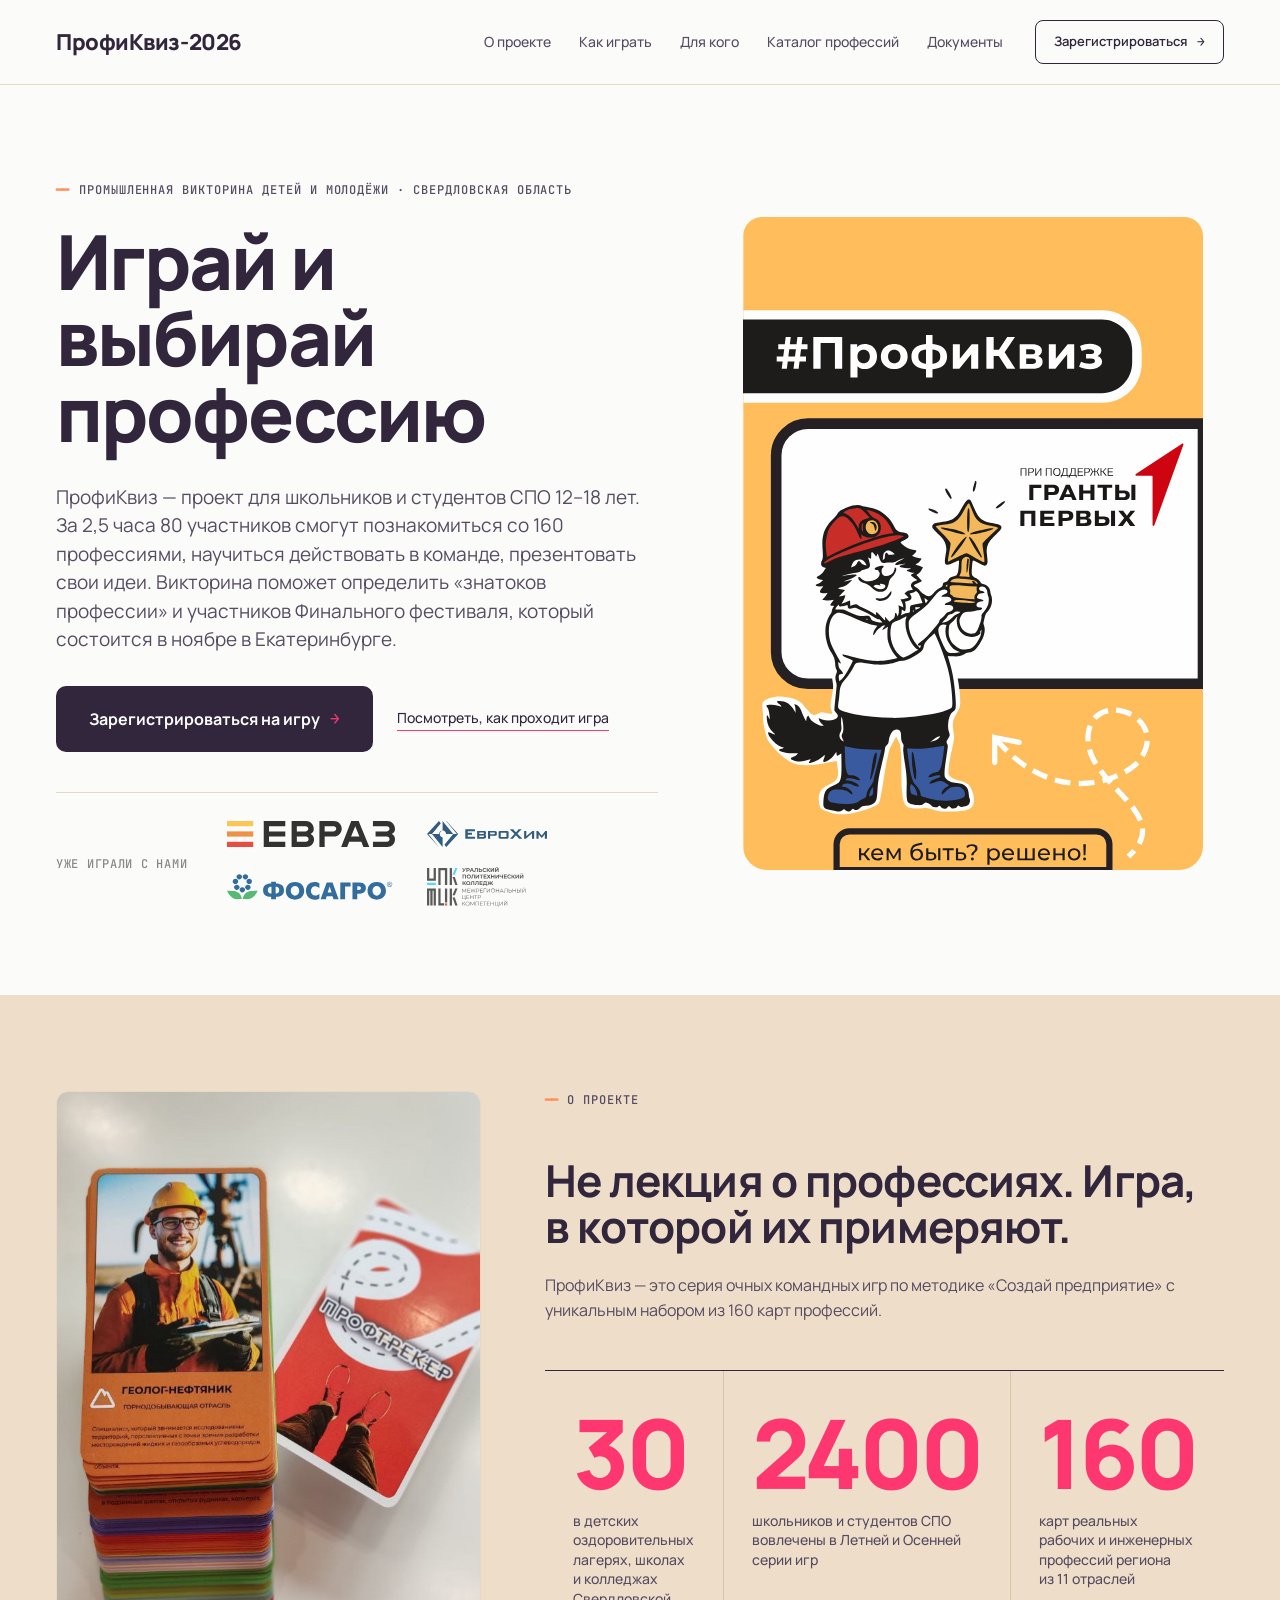
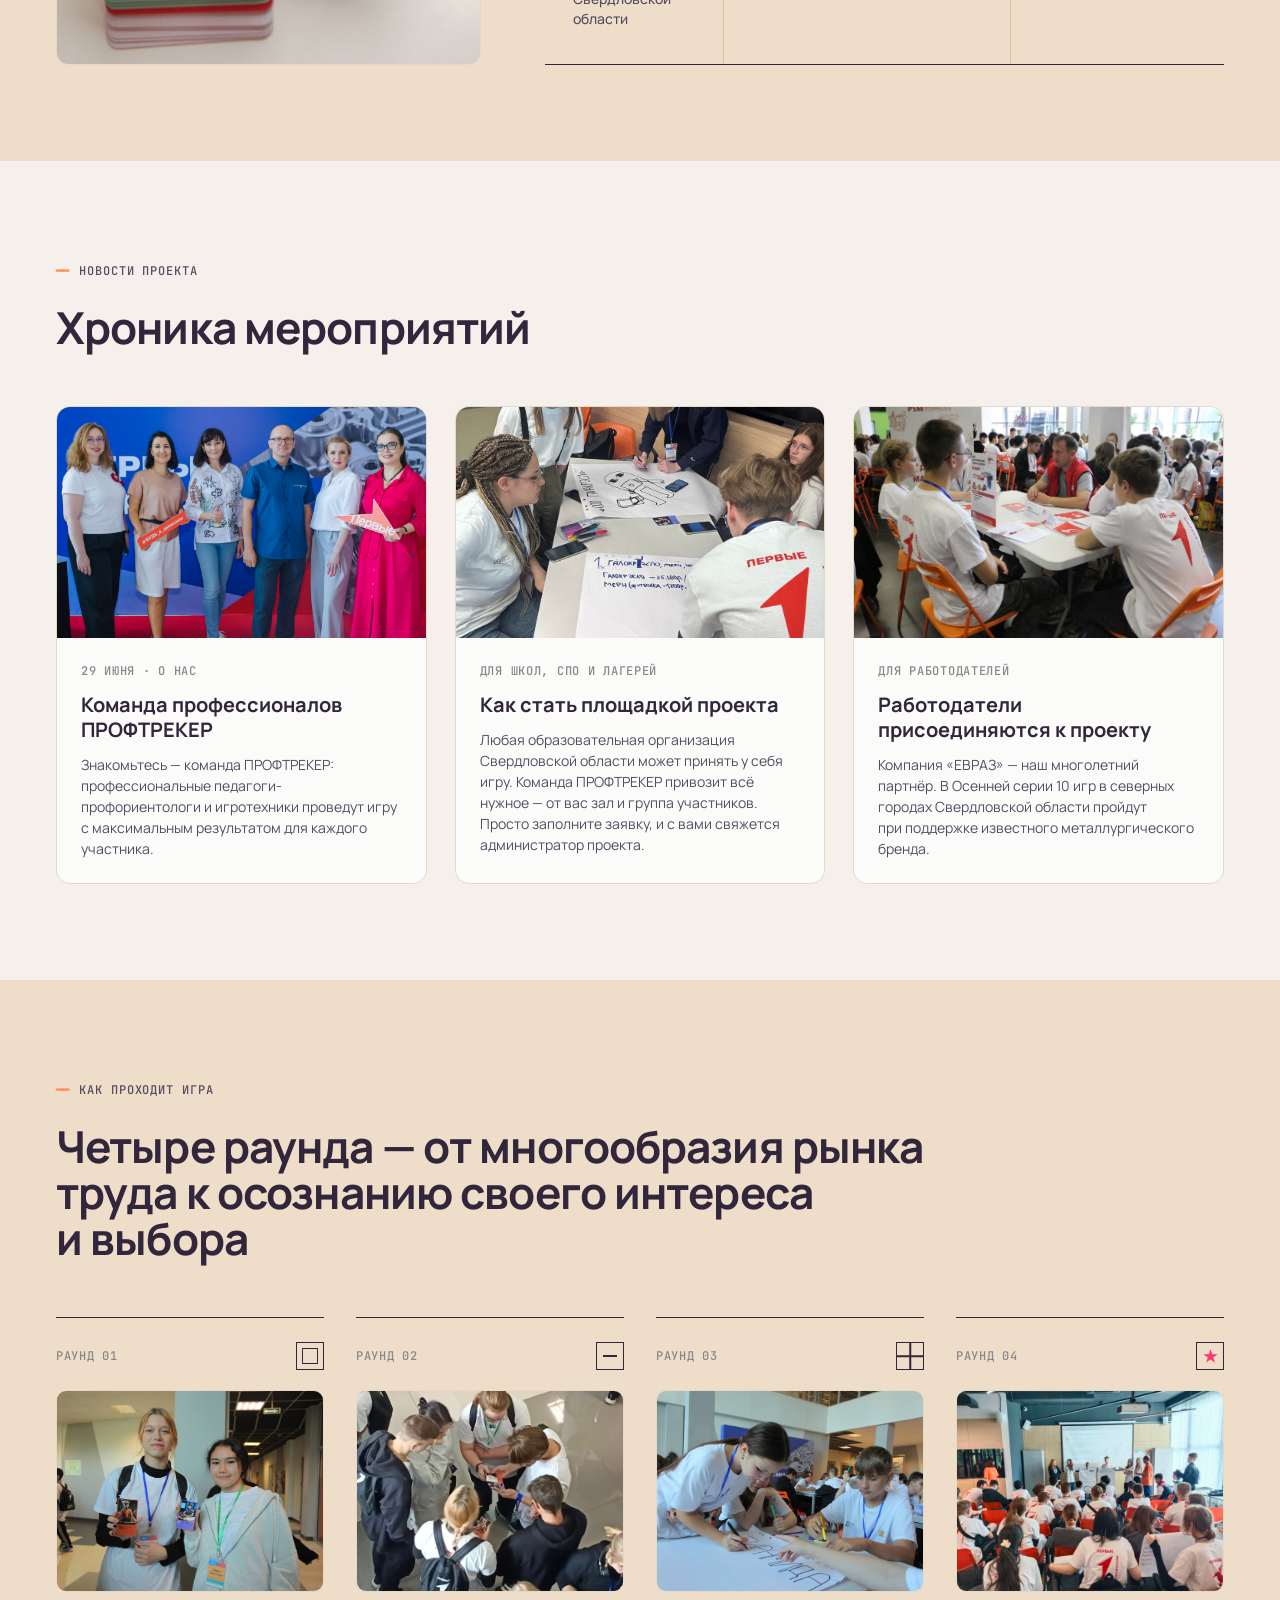
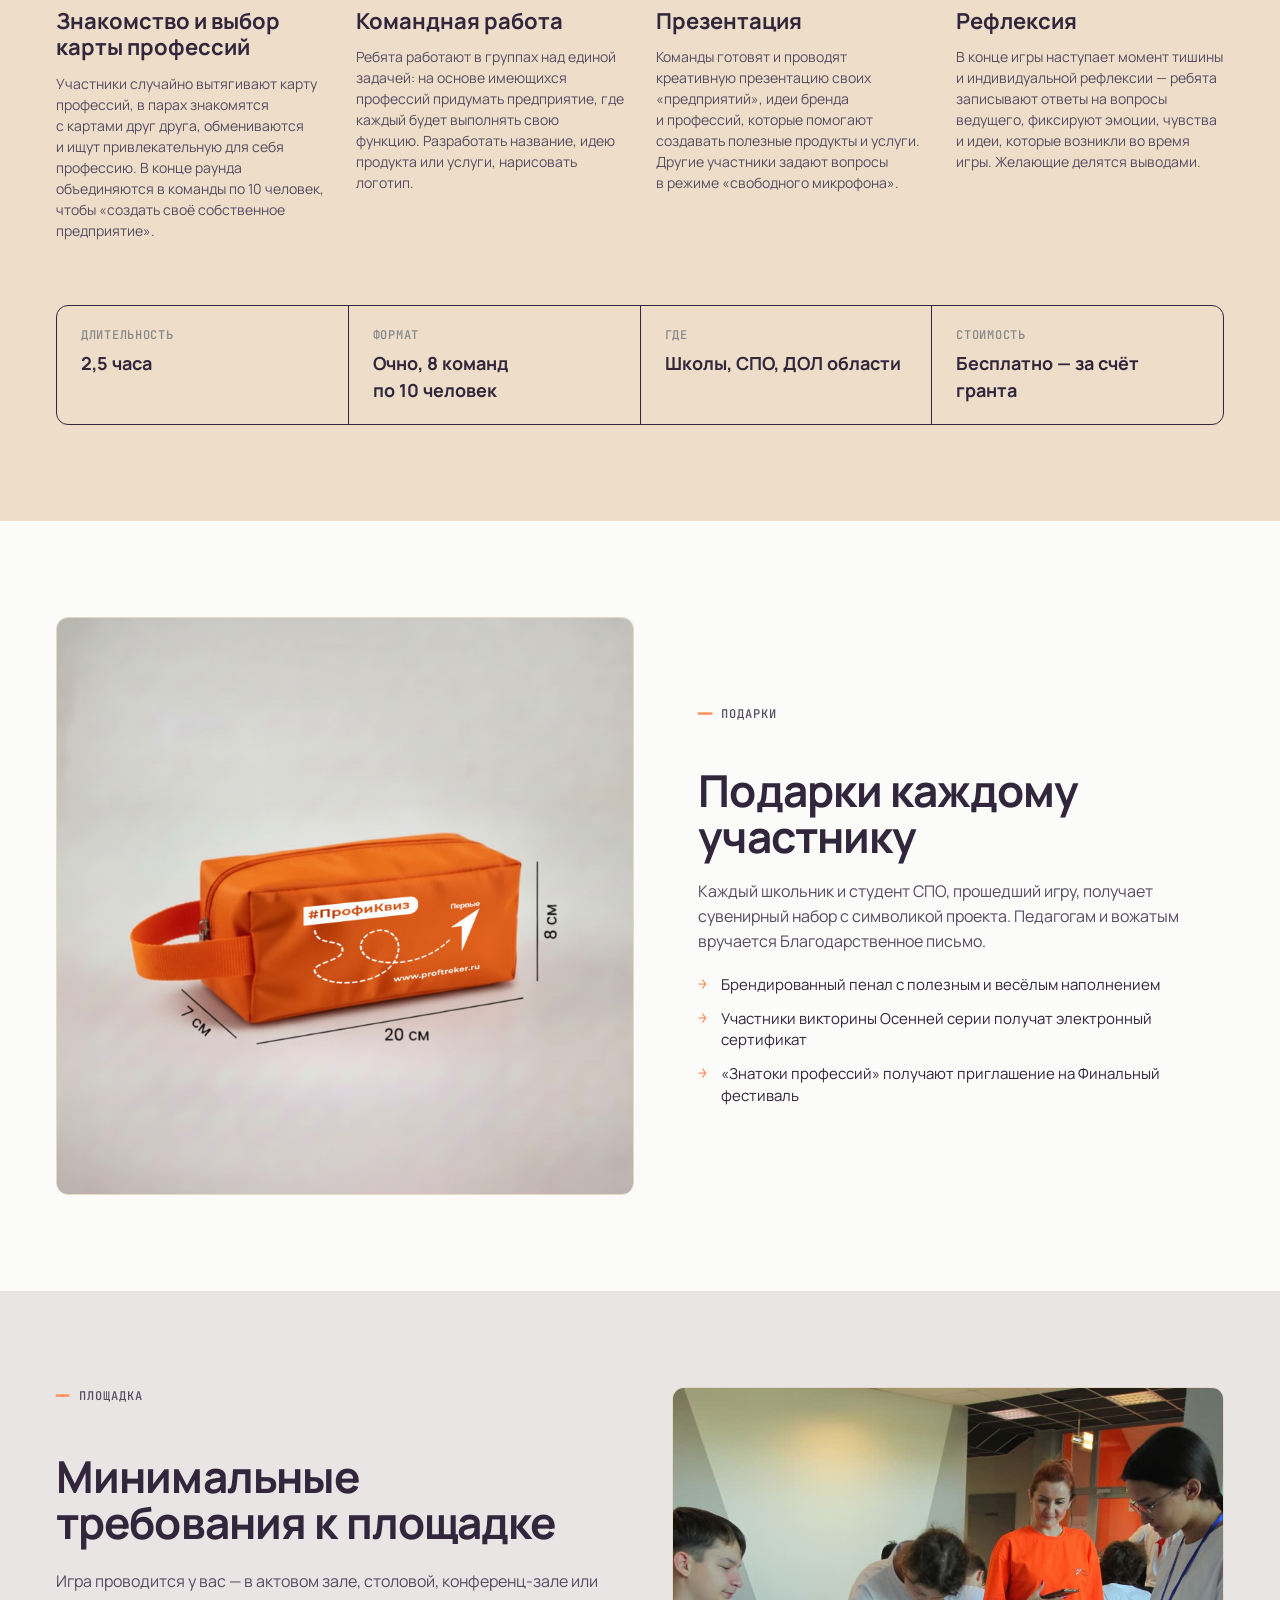
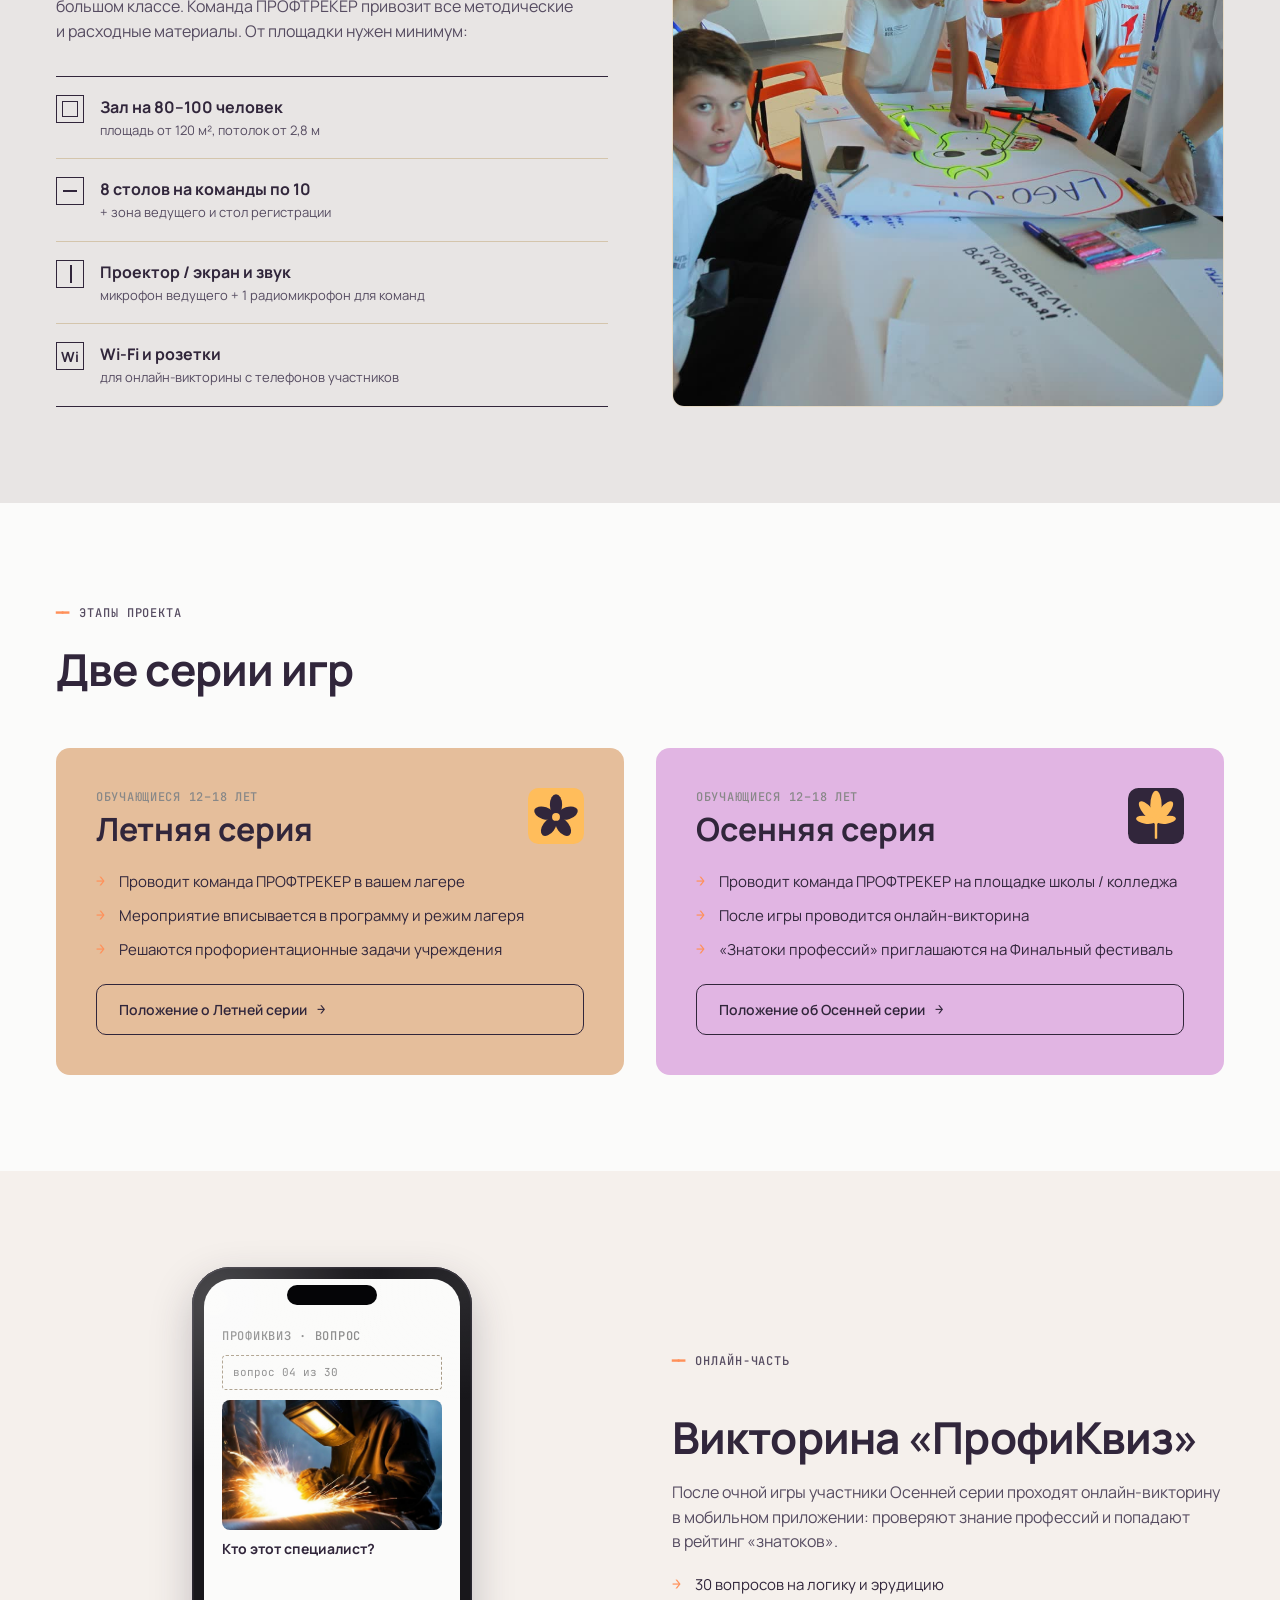
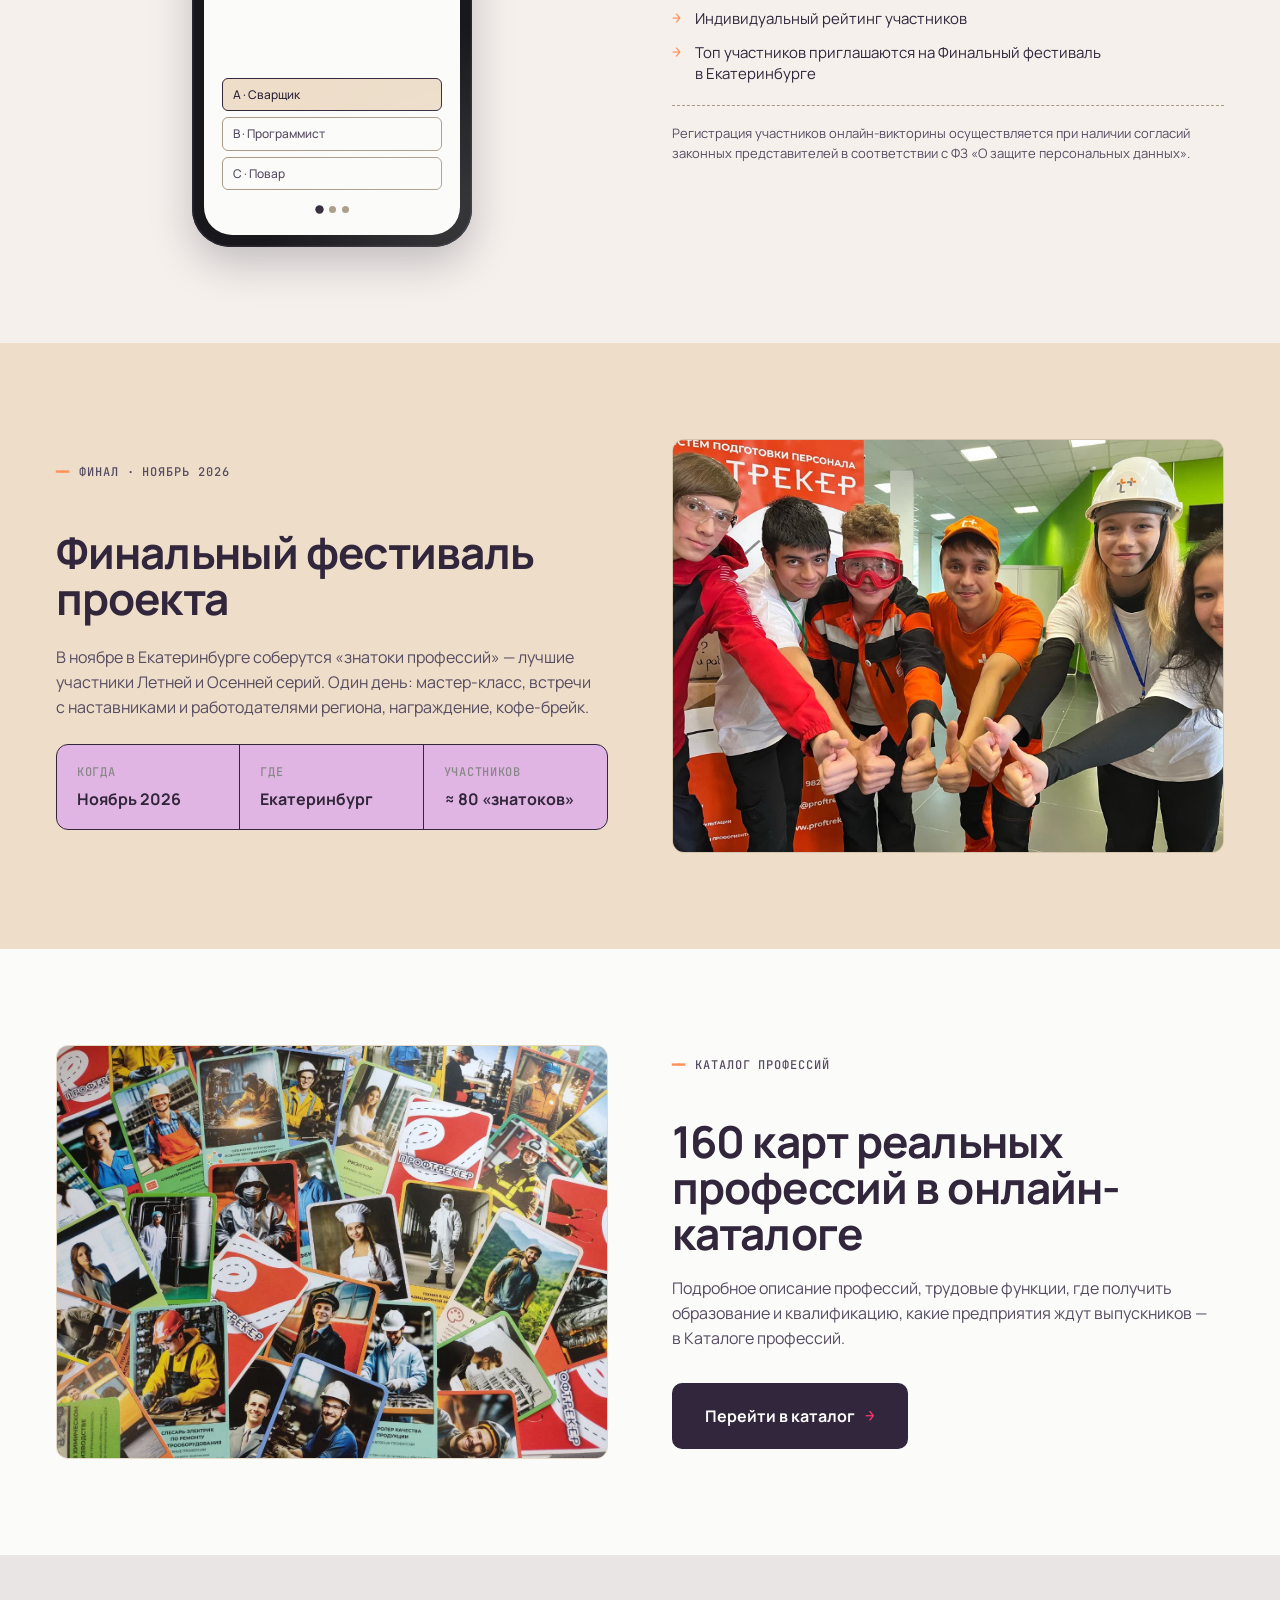
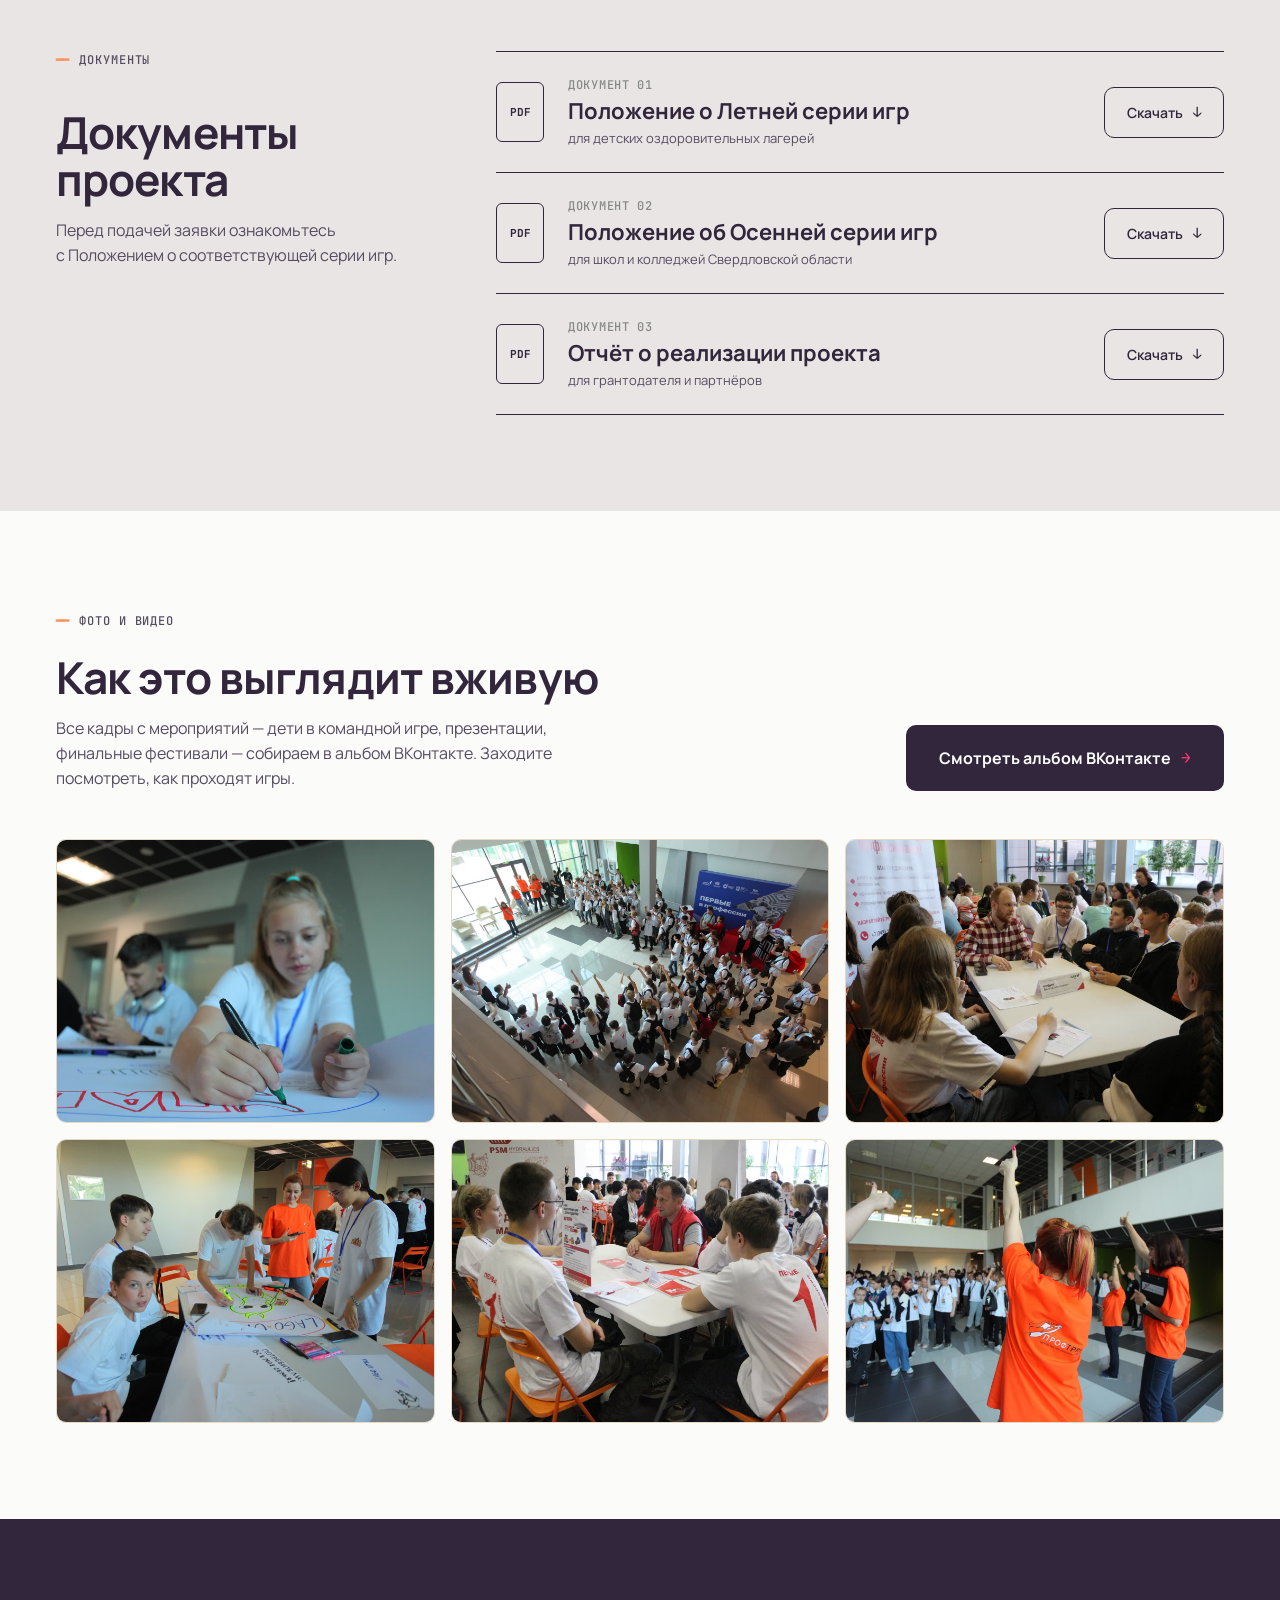
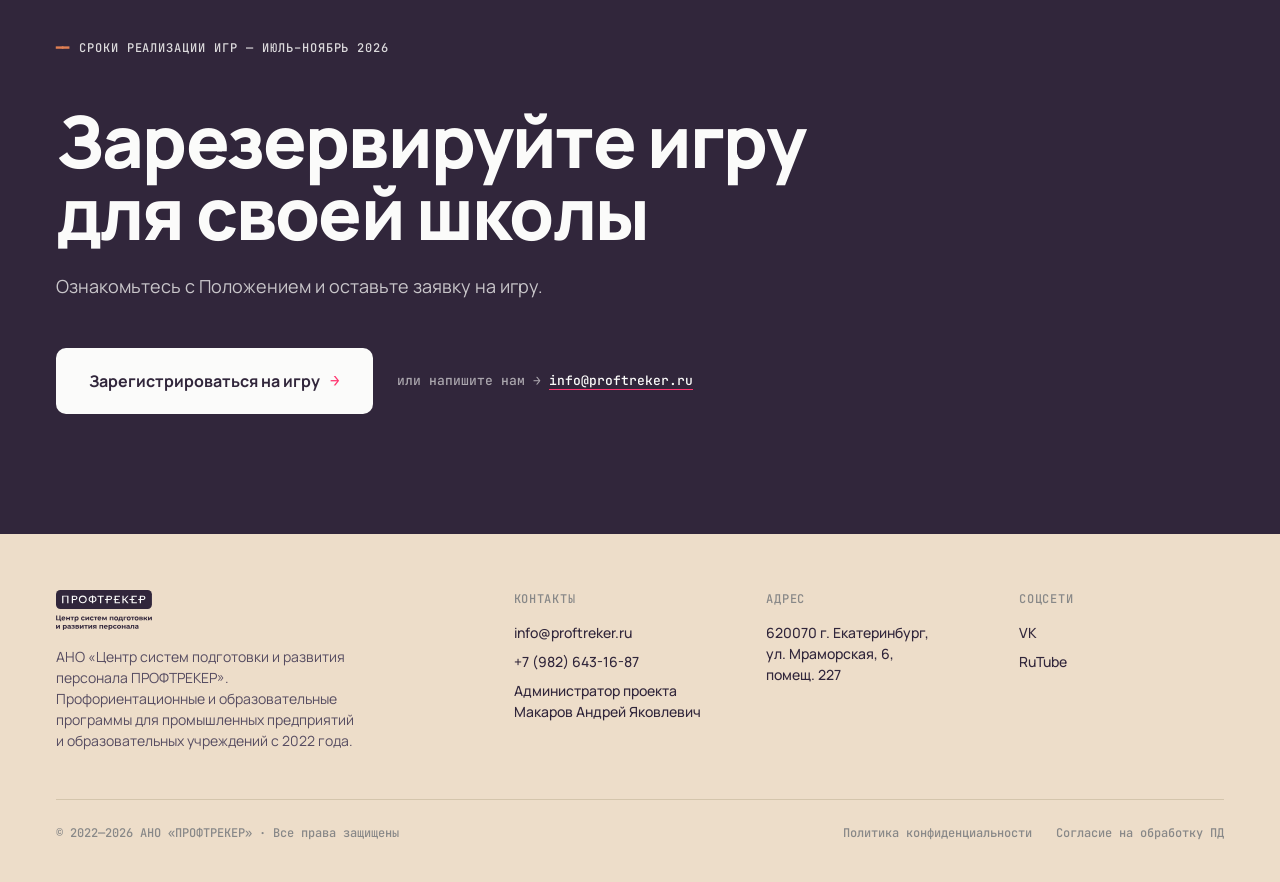
<file: index.html>
<!DOCTYPE html>
<html lang="ru">
<head>
  <meta charset="UTF-8">
  <meta name="viewport" content="width=device-width, initial-scale=1.0">
  <title>ПрофиКвиз — промышленная викторина</title>
  <meta name="description" content="Промышленная викторина для подростков 12–18 лет в Свердловской области. 80 участников за 2,5 часа знакомятся со 160 профессиями.">

  <!-- Иконки -->
  <link rel="icon" type="image/svg+xml" href="images/favicon.svg">
  <link rel="apple-touch-icon" href="images/apple-touch-icon.png">

  <!-- Open Graph / соцсети -->
  <meta property="og:type" content="website">
  <meta property="og:title" content="ПрофиКвиз — промышленная викторина">
  <meta property="og:description" content="Играй и выбирай профессию. Викторина для школьников и студентов СПО 12–18 лет.">
  <meta property="og:image" content="https://proftreker.ru/profiquiz/images/og-image.jpg">
  <meta property="og:image:width" content="1200">
  <meta property="og:image:height" content="630">
  <meta property="og:url" content="https://proftreker.ru/profiquiz">
  <meta property="og:site_name" content="ПрофиКвиз">
  <meta property="og:locale" content="ru_RU">
  <meta name="twitter:card" content="summary_large_image">

  <!-- Шрифты: Manrope (основной) + JetBrains Mono (служебные метки) -->
  <link rel="preconnect" href="https://fonts.googleapis.com">
  <link rel="preconnect" href="https://fonts.gstatic.com" crossorigin>
  <link href="https://fonts.googleapis.com/css2?family=Manrope:wght@400;500;600;700;800&family=JetBrains+Mono:wght@400;500;600&display=swap" rel="stylesheet">

  <link rel="stylesheet" href="css/style.css">
</head>
<body>
  <main class="pq-page">

    <!-- ═══════════ 01 HEADER ═══════════ -->
    <header class="pq-header">
      <div class="pq-header__inner">
        <div class="pq-header__brand">
          <a href="#top" class="pq-header__brand-link">ПрофиКвиз-2026</a>
        </div>
        <button class="pq-header__burger" type="button"
                aria-label="Открыть меню" aria-expanded="false" aria-controls="pq-main-nav">
          <span class="pq-header__burger-line"></span>
          <span class="pq-header__burger-line"></span>
          <span class="pq-header__burger-line"></span>
        </button>
        <nav class="pq-header__nav" id="pq-main-nav" aria-label="Главное меню">
          <a href="#about" class="pq-header__nav-link">О проекте</a>
          <a href="#how" class="pq-header__nav-link">Как играть</a>
          <a href="#audience" class="pq-header__nav-link">Для кого</a>
          <a href="#catalog" class="pq-header__nav-link">Каталог профессий</a>
          <a href="#documents" class="pq-header__nav-link">Документы</a>
          <a href="#register" class="pq-btn pq-btn--outline pq-header__nav-cta">
            Зарегистрироваться
            <span class="pq-btn__arrow" aria-hidden="true">→</span>
          </a>
        </nav>
      </div>
    </header>

    <!-- ═══════════ 02 HERO ═══════════ -->
    <section class="pq-hero" id="top">
      <div class="pq-hero__inner">
        <div class="pq-hero__content">
          <div class="pq-section-label">
            <span class="pq-section-label__dash" aria-hidden="true">━━</span>
            <span>Промышленная викторина детей и молодёжи · Свердловская область</span>
          </div>
          <h1 class="pq-hero__title">Играй и выбирай профессию</h1>
          <p class="pq-hero__lead">
            ПрофиКвиз — проект для школьников и студентов СПО 12–18 лет.
            За 2,5 часа 80 участников смогут познакомиться со 160 профессиями,
            научиться действовать в команде, презентовать свои идеи.
            Викторина поможет определить «знатоков профессии» и участников
            Финального фестиваля, который состоится в ноябре в Екатеринбурге.
          </p>
          <div class="pq-hero__ctas">
            <a href="#register" class="pq-btn pq-btn--primary">
              Зарегистрироваться на игру
              <span class="pq-btn__arrow" aria-hidden="true">→</span>
            </a>
            <a href="#how" class="pq-hero__secondary-cta">
              Посмотреть, как проходит игра
            </a>
          </div>
          <div class="pq-hero__social-proof">
            <div class="pq-mono-label">Уже играли с нами</div>
            <div class="pq-hero__logos">
              <img src="images/Logo_Evraz.svg" alt="ЕВРАЗ" class="pq-hero__logo">
              <img src="images/Logo_Eurohim.svg" alt="ЕвроХим" class="pq-hero__logo">
              <img src="images/Logo_FosArgro.svg" alt="ФосАгро" class="pq-hero__logo">
              <img src="images/Logo_UPK.svg" alt="Уральский политехнический колледж" class="pq-hero__logo pq-hero__logo--tall">
            </div>
          </div>
        </div>
        <div class="pq-hero__visual">
          <img src="images/kot_yellou.svg" alt="Маскот ПрофиКвиза — рыжий кот с логотипом грантодателя" class="pq-hero__mascot">
        </div>
      </div>
    </section>

    <!-- ═══════════ 03 О ПРОЕКТЕ · ЦИФРЫ ═══════════ -->
    <section class="pq-section pq-section--bg-light-beige" id="about">
      <div class="pq-section__inner pq-about">
        <div class="pq-about__photo">
          <img src="images/cards/photo_2024-08-01_16-46-03.jpg" alt="Карты профессий ПрофиКвиз">
        </div>
        <div class="pq-about__content">
          <div class="pq-about__intro">
            <div class="pq-section-label">
              <span class="pq-section-label__dash" aria-hidden="true">━━</span>
              <span>О проекте</span>
            </div>
            <h2 class="pq-h2">Не лекция о&nbsp;профессиях. Игра, в&nbsp;которой их&nbsp;примеряют.</h2>
            <p class="pq-paragraph">
              ПрофиКвиз — это серия очных командных игр по методике
              «Создай предприятие» с уникальным набором из 160 карт профессий.
            </p>
          </div>
          <div class="pq-stats">
            <div class="pq-stat">
              <div class="pq-stat__value">30</div>
              <div class="pq-stat__label">в детских оздоровительных лагерях, школах и&nbsp;колледжах Свердловской области</div>
            </div>
            <div class="pq-stat">
              <div class="pq-stat__value">2400</div>
              <div class="pq-stat__label">школьников и&nbsp;студентов СПО вовлечены в&nbsp;Летней и&nbsp;Осенней серии игр</div>
            </div>
            <div class="pq-stat">
              <div class="pq-stat__value">160</div>
              <div class="pq-stat__label">карт реальных рабочих и&nbsp;инженерных профессий региона из&nbsp;11&nbsp;отраслей</div>
            </div>
          </div>
        </div>
      </div>
    </section>

    <!-- ═══════════ 04 НОВОСТИ ═══════════ -->
    <section class="pq-section pq-section--bg-light-gray" id="news">
      <div class="pq-section__inner">
        <div class="pq-section-label">
          <span class="pq-section-label__dash" aria-hidden="true">━━</span>
          <span>Новости проекта</span>
        </div>
        <h2 class="pq-h2 pq-h2--with-margin">Хроника мероприятий</h2>

        <div class="pq-news">
          <article class="pq-news-card">
            <a href="#" class="pq-news-card__link">
              <div class="pq-news-card__media pq-news-card__media--team">
                <img src="images/Komanda_Proftreker.jpg" alt="Команда ПРОФТРЕКЕР">
              </div>
              <div class="pq-news-card__body">
                <div class="pq-mono-label">29 июня · О&nbsp;нас</div>
                <h3 class="pq-news-card__title">Команда профессионалов ПРОФТРЕКЕР</h3>
                <p class="pq-news-card__excerpt">
                  Знакомьтесь — команда ПРОФТРЕКЕР: профессиональные
                  педагоги-профориентологи и&nbsp;игротехники проведут игру
                  с&nbsp;максимальным результатом для&nbsp;каждого участника.
                </p>
              </div>
            </a>
          </article>

          <article class="pq-news-card">
            <a href="#register" class="pq-news-card__link">
              <div class="pq-news-card__media">
                <img src="images/dety7.jpg" alt="Школьники и студенты на игре ПрофиКвиз">
              </div>
              <div class="pq-news-card__body">
                <div class="pq-mono-label">Для школ, СПО и&nbsp;лагерей</div>
                <h3 class="pq-news-card__title">Как стать площадкой проекта</h3>
                <p class="pq-news-card__excerpt">
                  Любая образовательная организация Свердловской области может
                  принять у&nbsp;себя игру. Команда ПРОФТРЕКЕР привозит всё нужное —
                  от&nbsp;вас зал и&nbsp;группа участников. Просто заполните заявку,
                  и&nbsp;с&nbsp;вами свяжется администратор проекта.
                </p>
              </div>
            </a>
          </article>

          <article class="pq-news-card">
            <a href="#register" class="pq-news-card__link">
              <div class="pq-news-card__media">
                <img src="images/fest3.jpg" alt="Финальный фестиваль ПрофиКвиз">
              </div>
              <div class="pq-news-card__body">
                <div class="pq-mono-label">Для работодателей</div>
                <h3 class="pq-news-card__title">Работодатели присоединяются к&nbsp;проекту</h3>
                <p class="pq-news-card__excerpt">
                  Компания «ЕВРАЗ» — наш многолетний партнёр. В&nbsp;Осенней серии
                  10&nbsp;игр в&nbsp;северных городах Свердловской области пройдут
                  при&nbsp;поддержке известного металлургического бренда.
                </p>
              </div>
            </a>
          </article>
        </div>
      </div>
    </section>

    <!-- ═══════════ 05 КАК ПРОХОДИТ ИГРА ═══════════ -->
    <section class="pq-section pq-section--bg-light-beige" id="how">
      <div class="pq-section__inner">
        <div class="pq-section-label">
          <span class="pq-section-label__dash" aria-hidden="true">━━</span>
          <span>Как проходит игра</span>
        </div>
        <h2 class="pq-h2 pq-h2--with-margin">Четыре раунда — от&nbsp;многообразия рынка труда к&nbsp;осознанию своего интереса и&nbsp;выбора</h2>

        <div class="pq-rounds">
          <div class="pq-round">
            <div class="pq-round__head">
              <span class="pq-mono-label">Раунд&nbsp;01</span>
              <div class="pq-square-icon pq-square-icon--nested" aria-hidden="true"></div>
            </div>
            <div class="pq-round__media"><img src="images/deti1.jpg" alt="Знакомство и выбор карты профессий"></div>
            <h3 class="pq-round__title">Знакомство и&nbsp;выбор карты профессий</h3>
            <p class="pq-paragraph pq-paragraph--small">
              Участники случайно вытягивают карту профессий, в&nbsp;парах
              знакомятся с&nbsp;картами друг друга, обмениваются и&nbsp;ищут
              привлекательную для себя профессию. В&nbsp;конце раунда объединяются
              в&nbsp;команды по&nbsp;10&nbsp;человек, чтобы «создать своё собственное предприятие».
            </p>
          </div>

          <div class="pq-round">
            <div class="pq-round__head">
              <span class="pq-mono-label">Раунд&nbsp;02</span>
              <div class="pq-square-icon pq-square-icon--dash" aria-hidden="true"></div>
            </div>
            <div class="pq-round__media"><img src="images/dety6.jpg" alt="Командная работа"></div>
            <h3 class="pq-round__title">Командная работа</h3>
            <p class="pq-paragraph pq-paragraph--small">
              Ребята работают в&nbsp;группах над единой задачей: на&nbsp;основе имеющихся
              профессий придумать предприятие, где каждый будет выполнять свою функцию.
              Разработать название, идею продукта или услуги, нарисовать логотип.
            </p>
          </div>

          <div class="pq-round">
            <div class="pq-round__head">
              <span class="pq-mono-label">Раунд&nbsp;03</span>
              <div class="pq-square-icon pq-square-icon--plus" aria-hidden="true"></div>
            </div>
            <div class="pq-round__media"><img src="images/dety5.jpg" alt="Презентация"></div>
            <h3 class="pq-round__title">Презентация</h3>
            <p class="pq-paragraph pq-paragraph--small">
              Команды готовят и&nbsp;проводят креативную презентацию своих
              «предприятий», идеи бренда и&nbsp;профессий, которые помогают
              создавать полезные продукты и&nbsp;услуги. Другие участники
              задают вопросы в&nbsp;режиме «свободного микрофона».
            </p>
          </div>

          <div class="pq-round">
            <div class="pq-round__head">
              <span class="pq-mono-label">Раунд&nbsp;04</span>
              <div class="pq-square-icon pq-square-icon--star" aria-hidden="true">★</div>
            </div>
            <div class="pq-round__media"><img src="images/zal1.jpg" alt="Рефлексия"></div>
            <h3 class="pq-round__title">Рефлексия</h3>
            <p class="pq-paragraph pq-paragraph--small">
              В&nbsp;конце игры наступает момент тишины и&nbsp;индивидуальной рефлексии — ребята
              записывают ответы на&nbsp;вопросы ведущего, фиксируют эмоции, чувства
              и&nbsp;идеи, которые возникли во&nbsp;время игры. Желающие делятся выводами.
            </p>
          </div>
        </div>

        <div class="pq-format-strip">
          <div class="pq-format-strip__item">
            <div class="pq-mono-label">Длительность</div>
            <div class="pq-format-strip__value">2,5 часа</div>
          </div>
          <div class="pq-format-strip__item">
            <div class="pq-mono-label">Формат</div>
            <div class="pq-format-strip__value">Очно, 8&nbsp;команд по&nbsp;10&nbsp;человек</div>
          </div>
          <div class="pq-format-strip__item">
            <div class="pq-mono-label">Где</div>
            <div class="pq-format-strip__value">Школы, СПО, ДОЛ области</div>
          </div>
          <div class="pq-format-strip__item">
            <div class="pq-mono-label">Стоимость</div>
            <div class="pq-format-strip__value">Бесплатно — за&nbsp;счёт гранта</div>
          </div>
        </div>
      </div>
    </section>

    <!-- ═══════════ 06 ПОДАРКИ УЧАСТНИКАМ ═══════════ -->
    <section class="pq-section pq-section--bg-white">
      <div class="pq-section__inner pq-gifts">
        <div class="pq-gifts__collage">
          <img src="images/suvenirs/Penal_orange.JPG" alt="Брендированный пенал ПрофиКвиз" class="pq-gifts__hero">
        </div>
        <div class="pq-gifts__text">
          <div class="pq-section-label">
            <span class="pq-section-label__dash" aria-hidden="true">━━</span>
            <span>Подарки</span>
          </div>
          <h2 class="pq-h2">Подарки каждому участнику</h2>
          <p class="pq-paragraph">
            Каждый школьник и&nbsp;студент СПО, прошедший игру, получает
            сувенирный набор с&nbsp;символикой проекта. Педагогам и&nbsp;вожатым
            вручается Благодарственное письмо.
          </p>
          <ul class="pq-arrow-list">
            <li><span class="pq-arrow-list__arrow" aria-hidden="true">→</span><span>Брендированный пенал с&nbsp;полезным и&nbsp;весёлым наполнением</span></li>
            <li><span class="pq-arrow-list__arrow" aria-hidden="true">→</span><span>Участники викторины Осенней серии получат электронный сертификат</span></li>
            <li><span class="pq-arrow-list__arrow" aria-hidden="true">→</span><span>«Знатоки профессий» получают приглашение на&nbsp;Финальный фестиваль</span></li>
          </ul>
        </div>
      </div>
    </section>

    <!-- ═══════════ 07 ТРЕБОВАНИЯ К ПЛОЩАДКЕ ═══════════ -->
    <section class="pq-section pq-section--bg-gray">
      <div class="pq-section__inner pq-venue">
        <div class="pq-venue__text">
          <div class="pq-section-label">
            <span class="pq-section-label__dash" aria-hidden="true">━━</span>
            <span>Площадка</span>
          </div>
          <h2 class="pq-h2">Минимальные требования к&nbsp;площадке</h2>
          <p class="pq-paragraph">
            Игра проводится у&nbsp;вас — в&nbsp;актовом зале, столовой,
            конференц-зале или большом классе. Команда ПРОФТРЕКЕР привозит
            все методические и&nbsp;расходные материалы. От&nbsp;площадки нужен минимум:
          </p>
          <div class="pq-requirements">
            <div class="pq-requirements__item">
              <div class="pq-square-icon pq-square-icon--nested" aria-hidden="true"></div>
              <div>
                <div class="pq-requirements__title">Зал на&nbsp;80–100 человек</div>
                <div class="pq-requirements__note">площадь от&nbsp;120&nbsp;м², потолок от&nbsp;2,8&nbsp;м</div>
              </div>
            </div>
            <div class="pq-requirements__item">
              <div class="pq-square-icon pq-square-icon--dash" aria-hidden="true"></div>
              <div>
                <div class="pq-requirements__title">8&nbsp;столов на&nbsp;команды по&nbsp;10</div>
                <div class="pq-requirements__note">+ зона ведущего и&nbsp;стол регистрации</div>
              </div>
            </div>
            <div class="pq-requirements__item">
              <div class="pq-square-icon pq-square-icon--vline" aria-hidden="true"></div>
              <div>
                <div class="pq-requirements__title">Проектор / экран и&nbsp;звук</div>
                <div class="pq-requirements__note">микрофон ведущего + 1&nbsp;радиомикрофон для команд</div>
              </div>
            </div>
            <div class="pq-requirements__item">
              <div class="pq-square-icon pq-square-icon--wifi" aria-hidden="true">Wi</div>
              <div>
                <div class="pq-requirements__title">Wi-Fi и&nbsp;розетки</div>
                <div class="pq-requirements__note">для онлайн-викторины с&nbsp;телефонов участников</div>
              </div>
            </div>
          </div>
        </div>
        <div class="pq-venue__photo">
          <img src="images/dety4.jpg" alt="Зал во время игры ПрофиКвиз">
        </div>
      </div>
    </section>

    <!-- ═══════════ 08 ДВЕ СЕРИИ ИГР ═══════════ -->
    <section class="pq-section pq-section--bg-white" id="audience">
      <div class="pq-section__inner">
        <div class="pq-section-label">
          <span class="pq-section-label__dash" aria-hidden="true">━━</span>
          <span>Этапы проекта</span>
        </div>
        <h2 class="pq-h2 pq-h2--with-margin">Две серии игр</h2>

        <div class="pq-series">
          <article class="pq-series-card pq-series-card--summer">
            <div class="pq-series-card__head">
              <div>
                <div class="pq-mono-label">Обучающиеся 12–18 лет</div>
                <h3 class="pq-series-card__title">Летняя серия</h3>
              </div>
              <svg class="pq-series-card__icon" viewBox="0 0 64 64" aria-hidden="true">
                <rect width="64" height="64" rx="12" fill="#FFBD5B"/>
                <g transform="translate(32 33)" fill="#31263B">
                  <ellipse cx="0" cy="-14" rx="7" ry="12"/>
                  <g transform="rotate(72)"><ellipse cx="0" cy="-14" rx="7" ry="12"/></g>
                  <g transform="rotate(144)"><ellipse cx="0" cy="-14" rx="7" ry="12"/></g>
                  <g transform="rotate(216)"><ellipse cx="0" cy="-14" rx="7" ry="12"/></g>
                  <g transform="rotate(288)"><ellipse cx="0" cy="-14" rx="7" ry="12"/></g>
                </g>
                <circle cx="32" cy="33" r="4.5" fill="#FFBD5B"/>
              </svg>
            </div>
            <ul class="pq-arrow-list">
              <li><span class="pq-arrow-list__arrow" aria-hidden="true">→</span><span>Проводит команда ПРОФТРЕКЕР в&nbsp;вашем лагере</span></li>
              <li><span class="pq-arrow-list__arrow" aria-hidden="true">→</span><span>Мероприятие вписывается в&nbsp;программу и&nbsp;режим лагеря</span></li>
              <li><span class="pq-arrow-list__arrow" aria-hidden="true">→</span><span>Решаются профориентационные задачи учреждения</span></li>
            </ul>
            <a href="#documents" class="pq-btn pq-btn--outline pq-btn--md">
              Положение о&nbsp;Летней серии
              <span class="pq-btn__arrow" aria-hidden="true">→</span>
            </a>
          </article>

          <article class="pq-series-card pq-series-card--autumn">
            <div class="pq-series-card__head">
              <div>
                <div class="pq-mono-label">Обучающиеся 12–18 лет</div>
                <h3 class="pq-series-card__title">Осенняя серия</h3>
              </div>
              <svg class="pq-series-card__icon" viewBox="0 0 64 64" aria-hidden="true">
                <rect width="64" height="64" rx="12" fill="#31263B"/>
                <g transform="translate(32 38)" fill="#FFBD5B">
                  <rect x="-1.4" y="0" width="2.8" height="20" rx="1"/>
                  <ellipse cx="0" cy="-18" rx="6.5" ry="17"/>
                  <g transform="rotate(40)"><ellipse cx="0" cy="-15" rx="5.5" ry="14"/></g>
                  <g transform="rotate(-40)"><ellipse cx="0" cy="-15" rx="5.5" ry="14"/></g>
                  <g transform="rotate(82)"><ellipse cx="0" cy="-12" rx="4.5" ry="11"/></g>
                  <g transform="rotate(-82)"><ellipse cx="0" cy="-12" rx="4.5" ry="11"/></g>
                  <circle cx="0" cy="0" r="3"/>
                </g>
              </svg>
            </div>
            <ul class="pq-arrow-list">
              <li><span class="pq-arrow-list__arrow" aria-hidden="true">→</span><span>Проводит команда ПРОФТРЕКЕР на&nbsp;площадке школы&nbsp;/ колледжа</span></li>
              <li><span class="pq-arrow-list__arrow" aria-hidden="true">→</span><span>После игры проводится онлайн-викторина</span></li>
              <li><span class="pq-arrow-list__arrow" aria-hidden="true">→</span><span>«Знатоки профессий» приглашаются на&nbsp;Финальный фестиваль</span></li>
            </ul>
            <a href="#documents" class="pq-btn pq-btn--outline pq-btn--md">
              Положение об&nbsp;Осенней серии
              <span class="pq-btn__arrow" aria-hidden="true">→</span>
            </a>
          </article>
        </div>
      </div>
    </section>

    <!-- ═══════════ 09 ВИКТОРИНА · МОБИЛЬНОЕ ПРИЛОЖЕНИЕ ═══════════ -->
    <section class="pq-section pq-section--bg-light-gray">
      <div class="pq-section__inner pq-quiz">
        <div class="pq-quiz__phone">
          <div class="pq-phone">
            <div class="pq-phone__notch" aria-hidden="true"></div>
            <div class="pq-phone__screen">
              <div class="pq-phone__slides">

                <div class="pq-phone__slide is-active" data-slide="0">
                  <div class="pq-mono-label">ПрофиКвиз · вопрос</div>
                  <div class="pq-phone__counter">вопрос 04&nbsp;из&nbsp;30</div>
                  <div class="pq-phone__media">
                    <img src="images/quiz/Svarka.jpeg" alt="Сварщик за работой">
                  </div>
                  <div class="pq-phone__question">Кто этот специалист?</div>
                  <div class="pq-phone__answers">
                    <div class="pq-phone__answer pq-phone__answer--active">A · Сварщик</div>
                    <div class="pq-phone__answer">B · Программист</div>
                    <div class="pq-phone__answer">C · Повар</div>
                  </div>
                </div>

                <div class="pq-phone__slide" data-slide="1">
                  <div class="pq-mono-label">ПрофиКвиз · вопрос</div>
                  <div class="pq-phone__counter">вопрос 15&nbsp;из&nbsp;30</div>
                  <div class="pq-phone__media">
                    <img src="images/quiz/BPLA.jpeg" alt="Оператор беспилотника">
                  </div>
                  <div class="pq-phone__question">Паяет платы, настраивает электронику, испытывает аппараты. Кто это?</div>
                  <div class="pq-phone__answers">
                    <div class="pq-phone__answer pq-phone__answer--active">A · Мастер по&nbsp;производству и&nbsp;ремонту БПЛА</div>
                    <div class="pq-phone__answer">B · Газовщик коксовой печи</div>
                    <div class="pq-phone__answer">C · Геолог-нефтяник</div>
                  </div>
                </div>

                <div class="pq-phone__slide" data-slide="2">
                  <div class="pq-mono-label">ПрофиКвиз · вопрос</div>
                  <div class="pq-phone__counter">вопрос 28&nbsp;из&nbsp;30</div>
                  <div class="pq-phone__media">
                    <img src="images/quiz/Collage.png" alt="Коллаж: труба, проволока, слиток чугуна, хлеб">
                  </div>
                  <div class="pq-phone__question">Отметьте всё, что является продукцией металлургии:</div>
                  <div class="pq-phone__answers pq-phone__answers--multi">
                    <div class="pq-phone__answer pq-phone__answer--checked">✓&nbsp; Стальная труба</div>
                    <div class="pq-phone__answer pq-phone__answer--checked">✓&nbsp; Проволока</div>
                    <div class="pq-phone__answer pq-phone__answer--checked">✓&nbsp; Слиток чугуна</div>
                    <div class="pq-phone__answer">☐&nbsp; Буханка хлеба</div>
                  </div>
                </div>

              </div>
              <div class="pq-phone__dots" role="tablist" aria-label="Экраны викторины">
                <button class="pq-phone__dot is-active" type="button" aria-label="Экран 1"></button>
                <button class="pq-phone__dot" type="button" aria-label="Экран 2"></button>
                <button class="pq-phone__dot" type="button" aria-label="Экран 3"></button>
              </div>
            </div>
          </div>
        </div>
        <div class="pq-quiz__text">
          <div class="pq-section-label">
            <span class="pq-section-label__dash" aria-hidden="true">━━</span>
            <span>Онлайн-часть</span>
          </div>
          <h2 class="pq-h2">Викторина «ПрофиКвиз»</h2>
          <p class="pq-paragraph">
            После очной игры участники Осенней серии проходят онлайн-викторину
            в&nbsp;мобильном приложении: проверяют знание профессий и&nbsp;попадают
            в&nbsp;рейтинг «знатоков».
          </p>
          <ul class="pq-arrow-list">
            <li><span class="pq-arrow-list__arrow" aria-hidden="true">→</span><span>30&nbsp;вопросов на&nbsp;логику и&nbsp;эрудицию</span></li>
            <li><span class="pq-arrow-list__arrow" aria-hidden="true">→</span><span>Индивидуальный рейтинг участников</span></li>
            <li><span class="pq-arrow-list__arrow" aria-hidden="true">→</span><span>Топ участников приглашаются на&nbsp;Финальный фестиваль в&nbsp;Екатеринбурге</span></li>
          </ul>
          <div class="pq-quiz__note">
            Регистрация участников онлайн-викторины осуществляется при&nbsp;наличии
            согласий законных представителей в&nbsp;соответствии с&nbsp;ФЗ
            «О&nbsp;защите персональных данных».
          </div>
        </div>
      </div>
    </section>

    <!-- ═══════════ 10 ФИНАЛЬНЫЙ ФЕСТИВАЛЬ ═══════════ -->
    <section class="pq-section pq-section--bg-light-beige">
      <div class="pq-section__inner pq-festival">
        <div class="pq-festival__text">
          <div class="pq-section-label">
            <span class="pq-section-label__dash" aria-hidden="true">━━</span>
            <span>Финал · ноябрь 2026</span>
          </div>
          <h2 class="pq-h2">Финальный фестиваль проекта</h2>
          <p class="pq-paragraph">
            В&nbsp;ноябре в&nbsp;Екатеринбурге соберутся «знатоки профессий» — лучшие
            участники Летней и&nbsp;Осенней серий. Один день: мастер-класс, встречи
            с&nbsp;наставниками и&nbsp;работодателями региона, награждение, кофе-брейк.
          </p>
          <div class="pq-fact-strip">
            <div class="pq-fact-strip__item">
              <div class="pq-mono-label">Когда</div>
              <div class="pq-fact-strip__value">Ноябрь 2026</div>
            </div>
            <div class="pq-fact-strip__item">
              <div class="pq-mono-label">Где</div>
              <div class="pq-fact-strip__value">Екатеринбург</div>
            </div>
            <div class="pq-fact-strip__item">
              <div class="pq-mono-label">Участников</div>
              <div class="pq-fact-strip__value">≈ 80 «знатоков»</div>
            </div>
          </div>
        </div>
        <div class="pq-festival__photo">
          <img src="images/fest1.jpg" alt="Финальный фестиваль ПрофиКвиз">
        </div>
      </div>
    </section>

    <!-- ═══════════ 11 КАТАЛОГ ПРОФЕССИЙ ═══════════ -->
    <section class="pq-section pq-section--bg-white" id="catalog">
      <div class="pq-section__inner pq-catalog">
        <div class="pq-catalog__photo">
          <img src="images/cards/photo_2024-08-01_15-48-36.jpg" alt="Карты профессий ПрофиКвиз">
        </div>
        <div class="pq-catalog__text">
          <div class="pq-section-label">
            <span class="pq-section-label__dash" aria-hidden="true">━━</span>
            <span>Каталог профессий</span>
          </div>
          <h2 class="pq-h2">160 карт реальных профессий в&nbsp;онлайн-каталоге</h2>
          <p class="pq-paragraph">
            Подробное описание профессий, трудовые функции, где получить образование
            и&nbsp;квалификацию, какие предприятия ждут выпускников — в&nbsp;Каталоге
            профессий.
          </p>
          <a href="#" class="pq-btn pq-btn--primary pq-catalog__cta">
            Перейти в&nbsp;каталог
            <span class="pq-btn__arrow" aria-hidden="true">→</span>
          </a>
        </div>
      </div>
    </section>

    <!-- ═══════════ 12 ДОКУМЕНТЫ ═══════════ -->
    <section class="pq-section pq-section--bg-gray" id="documents">
      <div class="pq-section__inner pq-docs">
        <div class="pq-docs__intro">
          <div class="pq-section-label">
            <span class="pq-section-label__dash" aria-hidden="true">━━</span>
            <span>Документы</span>
          </div>
          <h2 class="pq-h2">Документы проекта</h2>
          <p class="pq-paragraph">
            Перед подачей заявки ознакомьтесь с&nbsp;Положением о&nbsp;соответствующей серии игр.
          </p>
        </div>

        <ul class="pq-doc-list">
          <li>
            <a href="documents/polozhenie-letnyaya.pdf" target="_blank" rel="noopener" class="pq-doc">
              <div class="pq-doc__icon">PDF</div>
              <div class="pq-doc__body">
                <div class="pq-mono-label">Документ 01</div>
                <div class="pq-doc__title">Положение о&nbsp;Летней серии игр</div>
                <div class="pq-doc__note">для&nbsp;детских оздоровительных лагерей</div>
              </div>
              <span class="pq-btn pq-btn--outline pq-btn--md">
                Скачать
                <span class="pq-btn__arrow" aria-hidden="true">↓</span>
              </span>
            </a>
          </li>
          <li>
            <a href="documents/polozhenie-osennyaya.pdf" target="_blank" rel="noopener" class="pq-doc">
              <div class="pq-doc__icon">PDF</div>
              <div class="pq-doc__body">
                <div class="pq-mono-label">Документ 02</div>
                <div class="pq-doc__title">Положение об&nbsp;Осенней серии игр</div>
                <div class="pq-doc__note">для&nbsp;школ и&nbsp;колледжей Свердловской области</div>
              </div>
              <span class="pq-btn pq-btn--outline pq-btn--md">
                Скачать
                <span class="pq-btn__arrow" aria-hidden="true">↓</span>
              </span>
            </a>
          </li>
          <li>
            <a href="#" class="pq-doc">
              <div class="pq-doc__icon">PDF</div>
              <div class="pq-doc__body">
                <div class="pq-mono-label">Документ 03</div>
                <div class="pq-doc__title">Отчёт о&nbsp;реализации проекта</div>
                <div class="pq-doc__note">для&nbsp;грантодателя и&nbsp;партнёров</div>
              </div>
              <span class="pq-btn pq-btn--outline pq-btn--md">
                Скачать
                <span class="pq-btn__arrow" aria-hidden="true">↓</span>
              </span>
            </a>
          </li>
        </ul>
      </div>
    </section>

    <!-- ═══════════ 13 ФОТО И ВИДЕО ═══════════ -->
    <section class="pq-section pq-section--bg-white">
      <div class="pq-section__inner">
        <div class="pq-photogallery__head">
          <div>
            <div class="pq-section-label">
              <span class="pq-section-label__dash" aria-hidden="true">━━</span>
              <span>Фото и&nbsp;видео</span>
            </div>
            <h2 class="pq-h2">Как это выглядит вживую</h2>
            <p class="pq-paragraph pq-paragraph--narrow">
              Все кадры с&nbsp;мероприятий — дети в&nbsp;командной игре, презентации,
              финальные фестивали — собираем в&nbsp;альбом ВКонтакте. Заходите
              посмотреть, как проходят игры.
            </p>
          </div>
          <a href="https://vk.com/proftreker" class="pq-btn pq-btn--primary" target="_blank" rel="noopener">
            Смотреть альбом ВКонтакте
            <span class="pq-btn__arrow" aria-hidden="true">→</span>
          </a>
        </div>
        <div class="pq-photogallery">
          <img src="images/dety2.jpg" alt="ПрофиКвиз в деталях">
          <img src="images/zal2.jpg" alt="ПрофиКвиз в деталях">
          <img src="images/fest2.jpg" alt="ПрофиКвиз в деталях">
          <img src="images/dety4.jpg" alt="ПрофиКвиз в деталях">
          <img src="images/fest3.jpg" alt="ПрофиКвиз в деталях">
          <img src="images/zal3.jpg" alt="ПрофиКвиз в деталях">
        </div>
      </div>
    </section>

    <!-- ═══════════ 14 ФИНАЛЬНАЯ CTA ═══════════ -->
    <section class="pq-section pq-section--bg-dark" id="register">
      <div class="pq-section__inner">
        <div class="pq-final-cta">
          <div class="pq-section-label pq-section-label--on-dark">
            <span class="pq-section-label__dash" aria-hidden="true">━━</span>
            <span>Сроки реализации игр — июль–ноябрь 2026</span>
          </div>
          <h2 class="pq-final-cta__title">Зарезервируйте игру для&nbsp;своей школы</h2>
          <p class="pq-final-cta__lead">Ознакомьтесь с&nbsp;Положением и&nbsp;оставьте заявку на&nbsp;игру.</p>
          <div class="pq-final-cta__row">
            <a href="#" class="pq-btn pq-btn--primary pq-btn--on-dark">
              Зарегистрироваться на игру
              <span class="pq-btn__arrow" aria-hidden="true">→</span>
            </a>
            <div class="pq-final-cta__email">
              или&nbsp;напишите нам&nbsp;→ <a href="mailto:info@proftreker.ru">info@proftreker.ru</a>
            </div>
          </div>
        </div>
      </div>
    </section>

    <!-- ═══════════ 15 FOOTER ═══════════ -->
    <footer class="pq-section pq-section--bg-light-beige pq-footer">
      <div class="pq-section__inner">
        <div class="pq-footer__grid">
          <div>
            <a href="#top" class="pq-footer__logo-link" aria-label="ПРОФТРЕКЕР">
              <img src="images/Logo_Proftreker_dark.svg" alt="ПРОФТРЕКЕР" class="pq-footer__logo">
            </a>
            <p class="pq-footer__about">
              АНО «Центр систем подготовки и&nbsp;развития персонала ПРОФТРЕКЕР».
              Профориентационные и&nbsp;образовательные программы для&nbsp;промышленных
              предприятий и&nbsp;образовательных учреждений с&nbsp;2022&nbsp;года.
            </p>
          </div>
          <div>
            <div class="pq-mono-label">Контакты</div>
            <ul class="pq-footer__list">
              <li><a href="mailto:info@proftreker.ru">info@proftreker.ru</a></li>
              <li><a href="tel:+79826431687">+7 (982) 643-16-87</a></li>
              <li>Администратор проекта<br>Макаров Андрей Яковлевич</li>
            </ul>
          </div>
          <div>
            <div class="pq-mono-label">Адрес</div>
            <p class="pq-footer__address">
              620070 г.&nbsp;Екатеринбург,<br>ул. Мраморская, 6, помещ.&nbsp;227
            </p>
          </div>
          <div>
            <div class="pq-mono-label">Соцсети</div>
            <ul class="pq-footer__list">
              <li><a href="https://vk.com/proftreker" target="_blank" rel="noopener">VK</a></li>
              <li><a href="#" target="_blank" rel="noopener">RuTube</a></li>
            </ul>
          </div>
        </div>
        <div class="pq-footer__copy">
          <div>© 2022—2026 АНО «ПРОФТРЕКЕР» · Все&nbsp;права&nbsp;защищены</div>
          <div class="pq-footer__legal">
            <a href="#">Политика конфиденциальности</a>
            <a href="#">Согласие на&nbsp;обработку ПД</a>
          </div>
        </div>
      </div>
    </footer>

  </main>

  <script src="js/main.js"></script>
</body>
</html>
</file>
<file: css/style.css>
/* ============================================================
   ПрофиКвиз — стили лендинга
   Все классы — с префиксом pq- (project quiz), чтобы не
   конфликтовать со стилями Тильды при встраивании.
   ============================================================ */

/* ─── Палитра (брендбук ПРОФТРЕКЕРА) ─────────────────────── */
:root {
  /* Фоны */
  --pq-bg-white:        #FBFBFA;
  --pq-bg-light-gray:   #F5F0EC;
  --pq-bg-gray:         #E8E5E4;
  --pq-bg-light-beige:  #EDDDC9;
  --pq-bg-warm-beige:   #E5BE9B;
  --pq-bg-lilac:        #E1B5E3;
  --pq-bg-dark:         #31263B;

  /* Акценты */
  --pq-accent-magenta:  #FF3770;
  --pq-accent-orange:   #FF9059;
  --pq-accent-yellow:   #FFBD5B;
  --pq-accent-brown:    #A9765A;
  --pq-accent-burgundy: #5B3043;

  /* Текст */
  --pq-text-main:       #31263B;
  --pq-text-muted:      #564C61;
  --pq-text-soft:       #888888;
  --pq-text-on-dark:    #FBFBFA;

  /* Разделители */
  --pq-border-light:    #E5D9C5;
  --pq-border-soft:     #D4C5AC;
  --pq-border-dashed:   #A89A85;
  --pq-border-strong:   #31263B;

  /* Шрифты */
  --pq-font-main:       'Manrope', -apple-system, BlinkMacSystemFont, sans-serif;
  --pq-font-mono:       'JetBrains Mono', ui-monospace, monospace;

  /* Размеры */
  --pq-max-width:       1280px;
  --pq-section-padding-x: 56px;
  --pq-section-padding-y: 96px;
}

/* ─── База ──────────────────────────────────────────────── */
* {
  margin: 0;
  padding: 0;
  box-sizing: border-box;
}

html {
  scroll-behavior: smooth;
}

body {
  font-family: var(--pq-font-main);
  color: var(--pq-text-main);
  background: var(--pq-bg-white);
  line-height: 1.5;
  -webkit-font-smoothing: antialiased;
  text-rendering: optimizeLegibility;
}

.pq-page {
  min-height: 100vh;
}

img {
  max-width: 100%;
  display: block;
}

/* ═════════════════════════════════════════════════════════ */
/*                  ОБЩИЕ КЛАССЫ-УТИЛИТЫ                      */
/* ═════════════════════════════════════════════════════════ */

/* Секция: обёртка с фоном */
.pq-section {
  width: 100%;
}
.pq-section--bg-white        { background: var(--pq-bg-white); }
.pq-section--bg-light-gray   { background: var(--pq-bg-light-gray); }
.pq-section--bg-gray         { background: var(--pq-bg-gray); }
.pq-section--bg-light-beige  { background: var(--pq-bg-light-beige); }
.pq-section--bg-lilac        { background: var(--pq-bg-lilac); }
.pq-section--bg-dark {
  background: var(--pq-bg-dark);
  color: var(--pq-text-on-dark);
}

/* Внутренний контейнер с max-width и паддингами */
.pq-section__inner {
  max-width: var(--pq-max-width);
  margin: 0 auto;
  padding: var(--pq-section-padding-y) var(--pq-section-padding-x);
}

/* Заголовок секции H2 */
.pq-h2 {
  font-family: var(--pq-font-main);
  font-weight: 700;
  font-size: 44px;
  line-height: 1.05;
  letter-spacing: -0.02em;
  color: var(--pq-text-main);
  margin: 0;
}
.pq-h2--with-margin {
  margin-bottom: 56px;
  max-width: 880px;
}

/* Метка `━━ ТЕКСТ` */
.pq-section-label {
  display: inline-flex;
  align-items: center;
  gap: 10px;
  font-family: var(--pq-font-mono);
  font-weight: 500;
  font-size: 12px;
  color: var(--pq-text-muted);
  letter-spacing: 0.08em;
  text-transform: uppercase;
  margin-bottom: 24px;
}
.pq-section-label__dash {
  color: var(--pq-accent-orange);
  letter-spacing: -0.05em;
}
.pq-section-label--on-dark {
  color: var(--pq-text-on-dark);
  opacity: 0.85;
}

/* Маленький моноширинный лейбл */
.pq-mono-label {
  font-family: var(--pq-font-mono);
  font-weight: 500;
  font-size: 12px;
  color: var(--pq-text-soft);
  letter-spacing: 0.06em;
  text-transform: uppercase;
}

/* Параграф */
.pq-paragraph {
  font-family: var(--pq-font-main);
  font-weight: 400;
  font-size: 16px;
  line-height: 1.55;
  color: var(--pq-text-muted);
  margin: 0;
}
.pq-paragraph--small {
  font-size: 14px;
  line-height: 1.5;
}
.pq-paragraph--narrow {
  max-width: 560px;
}

/* Плейсхолдер логотипа */
.pq-logo-placeholder {
  display: grid;
  place-items: center;
  width: 96px;
  height: 28px;
  border: 1px dashed var(--pq-border-dashed);
  border-radius: 6px;
  font-family: var(--pq-font-mono);
  font-weight: 500;
  font-size: 10px;
  color: var(--pq-text-soft);
  text-transform: uppercase;
}

/* Стрелочный список */
.pq-arrow-list {
  list-style: none;
  padding: 0;
  margin: 0;
  display: flex;
  flex-direction: column;
  gap: 12px;
}
.pq-arrow-list li {
  display: flex;
  gap: 14px;
  font-family: var(--pq-font-main);
  font-weight: 400;
  font-size: 15px;
  line-height: 1.45;
  color: var(--pq-text-main);
}
.pq-arrow-list__arrow {
  font-family: var(--pq-font-mono);
  color: var(--pq-accent-orange);
  flex-shrink: 0;
}

/* Квадратные иконки со штрихом — характерный приём wireframe */
.pq-square-icon {
  width: 28px;
  height: 28px;
  border: 1.5px solid var(--pq-text-main);
  display: grid;
  place-items: center;
  flex-shrink: 0;
  position: relative;
}
.pq-square-icon--big {
  width: 48px;
  height: 48px;
}

/* Варианты иконок */
.pq-square-icon--nested::after {
  content: '';
  position: absolute;
  inset: 5px;
  border: 1.5px solid var(--pq-text-main);
}
.pq-square-icon--big.pq-square-icon--nested::after { inset: 8px; }

.pq-square-icon--dash::after {
  content: '';
  width: 14px;
  height: 2px;
  background: var(--pq-text-main);
}

.pq-square-icon--plus::before,
.pq-square-icon--plus::after {
  content: '';
  position: absolute;
  background: var(--pq-text-main);
}
.pq-square-icon--plus::before {
  left: 50%; top: 0; bottom: 0; width: 1.5px; transform: translateX(-50%);
}
.pq-square-icon--plus::after {
  top: 50%; left: 0; right: 0; height: 1.5px; transform: translateY(-50%);
}

.pq-square-icon--star {
  color: var(--pq-accent-magenta);
  font-family: var(--pq-font-main);
  font-weight: 700;
  font-size: 16px;
  line-height: 1;
}

.pq-square-icon--vline::after {
  content: '';
  position: absolute;
  left: 50%;
  top: 4px;
  bottom: 4px;
  width: 1.5px;
  background: var(--pq-text-main);
}

.pq-square-icon--wifi {
  font-family: var(--pq-font-main);
  font-weight: 700;
  font-size: 14px;
  color: var(--pq-text-main);
}

/* ═════════════════════════════════════════════════════════ */
/*                       КНОПКИ                               */
/* ═════════════════════════════════════════════════════════ */

.pq-btn {
  display: inline-flex;
  align-items: center;
  gap: 10px;
  padding: 11px 18px;
  font-family: var(--pq-font-main);
  font-weight: 600;
  font-size: 13px;
  text-decoration: none;
  border-radius: 8px;
  border: 1.5px solid transparent;
  transition: transform 0.15s ease, background-color 0.15s ease, border-color 0.15s ease, color 0.15s ease;
  cursor: pointer;
  white-space: nowrap;
}

.pq-btn--primary {
  background: var(--pq-bg-dark);
  color: var(--pq-text-on-dark);
  padding: 20px 32px;
  font-size: 16px;
  font-weight: 700;
  border-radius: 10px;
}
.pq-btn--primary:hover { background: var(--pq-accent-burgundy); }
.pq-btn--primary .pq-btn__arrow { color: var(--pq-accent-magenta); }

/* Primary на тёмном фоне (финальная CTA): инверсия */
.pq-btn--primary.pq-btn--on-dark {
  background: var(--pq-bg-white);
  color: var(--pq-text-main);
}
.pq-btn--primary.pq-btn--on-dark:hover {
  background: var(--pq-bg-light-beige);
}

.pq-btn--outline {
  background: transparent;
  color: var(--pq-text-main);
  border-color: var(--pq-border-strong);
}
.pq-btn--outline:hover {
  background: var(--pq-bg-dark);
  color: var(--pq-text-on-dark);
}
.pq-btn--outline:hover .pq-btn__arrow { color: var(--pq-accent-magenta); }

.pq-btn--md {
  padding: 14px 22px;
  font-size: 14px;
  border-radius: 10px;
}

.pq-btn__arrow {
  font-family: var(--pq-font-mono);
  font-weight: 500;
}

/* ═════════════════════════════════════════════════════════ */
/*                       01 HEADER                            */
/* ═════════════════════════════════════════════════════════ */

.pq-header {
  background: var(--pq-bg-white);
  border-bottom: 1px solid var(--pq-border-light);
  position: sticky;
  top: 0;
  z-index: 50;
}
.pq-header__inner {
  max-width: var(--pq-max-width);
  margin: 0 auto;
  padding: 20px var(--pq-section-padding-x);
  display: flex;
  align-items: center;
  justify-content: space-between;
  gap: 32px;
}
.pq-header__brand { display: flex; align-items: center; }
.pq-header__brand-link {
  font-family: var(--pq-font-main);
  font-weight: 800;
  font-size: 22px;
  letter-spacing: -0.02em;
  line-height: 1;
  color: var(--pq-text-main);
  text-decoration: none;
  white-space: nowrap;
  transition: color 0.15s ease;
}
.pq-header__brand-link:hover { color: var(--pq-accent-magenta); }
.pq-header__nav {
  display: flex;
  align-items: center;
  gap: 28px;
}
.pq-header__nav-link {
  font-family: var(--pq-font-main);
  font-weight: 500;
  font-size: 14px;
  color: var(--pq-text-muted);
  text-decoration: none;
  transition: color 0.15s ease;
}
.pq-header__nav-link:hover { color: var(--pq-accent-magenta); }
/* CTA-кнопка внутри nav: на десктопе слева — небольшой отступ, на мобильном — растянуть */
.pq-header__nav-cta { margin-left: 4px; }

/* Бургер — на десктопе скрыт */
.pq-header__burger {
  display: none;
  background: transparent;
  border: 1px solid var(--pq-border-light);
  border-radius: 8px;
  padding: 10px;
  cursor: pointer;
  width: 44px;
  height: 44px;
  flex-direction: column;
  justify-content: space-between;
  align-items: stretch;
}
.pq-header__burger-line {
  display: block;
  height: 2px;
  background: var(--pq-text-main);
  border-radius: 2px;
  transition: transform 0.25s ease, opacity 0.2s ease;
  transform-origin: center;
}
.pq-header__burger:hover { border-color: var(--pq-accent-magenta); }
.pq-header__burger:hover .pq-header__burger-line { background: var(--pq-accent-magenta); }

/* ═════════════════════════════════════════════════════════ */
/*                        02 HERO                             */
/* ═════════════════════════════════════════════════════════ */

.pq-hero { background: var(--pq-bg-white); }
.pq-hero__inner {
  max-width: var(--pq-max-width);
  margin: 0 auto;
  padding: var(--pq-section-padding-y) var(--pq-section-padding-x) 88px;
  display: grid;
  grid-template-columns: minmax(0, 1.2fr) minmax(0, 1fr);
  gap: 64px;
  align-items: stretch;
}
.pq-hero__content { display: flex; flex-direction: column; }
.pq-hero__social-proof { margin-top: auto; }
.pq-hero__title {
  font-family: var(--pq-font-main);
  font-weight: 800;
  font-size: 76px;
  line-height: 1.0;
  letter-spacing: -0.025em;
  margin-bottom: 32px;
  max-width: 880px;
  text-wrap: balance;
}
.pq-hero__lead {
  font-family: var(--pq-font-main);
  font-weight: 400;
  font-size: 19px;
  line-height: 1.5;
  color: var(--pq-text-muted);
  max-width: 640px;
  margin-bottom: 32px;
}
.pq-hero__ctas {
  display: flex;
  align-items: center;
  gap: 24px;
  margin-bottom: 40px;
  flex-wrap: wrap;
}
.pq-hero__secondary-cta {
  font-family: var(--pq-font-main);
  font-weight: 500;
  font-size: 14px;
  color: var(--pq-text-main);
  text-decoration: none;
  border-bottom: 1.5px solid var(--pq-accent-magenta);
  padding-bottom: 2px;
  transition: color 0.15s ease;
}
.pq-hero__secondary-cta:hover { color: var(--pq-accent-magenta); }
.pq-hero__social-proof {
  display: flex;
  align-items: center;
  gap: 40px;
  padding-top: 28px;
  border-top: 1px solid var(--pq-border-light);
  flex-wrap: wrap;
}
.pq-hero__logos {
  display: grid;
  grid-template-columns: repeat(2, max-content);
  column-gap: 32px;
  row-gap: 20px;
  align-items: center;
  justify-items: start;
  flex: 1;
}
.pq-hero__logo {
  height: 26px;
  width: auto;
  display: block;
  opacity: 0.8;
  transition: opacity 0.2s ease;
}
.pq-hero__logo:hover { opacity: 1; }
.pq-hero__logo--tall { height: 40px; }
.pq-hero__visual {
  display: flex;
  align-items: center;
  justify-content: center;
  position: sticky;
  top: 100px;
}
.pq-hero__mascot {
  width: 100%;
  max-width: 460px;
  height: auto;
  border-radius: 0 0 24px 24px;
  overflow: hidden;
}

/* ═════════════════════════════════════════════════════════ */
/*               03 О ПРОЕКТЕ · ЦИФРЫ                         */
/* ═════════════════════════════════════════════════════════ */

.pq-about {
  display: grid;
  grid-template-columns: minmax(320px, 1fr) 1.6fr;
  gap: 64px;
  align-items: stretch;
}
.pq-about__photo {
  border-radius: 12px;
  overflow: hidden;
  border: 1px solid var(--pq-border-light);
  background: var(--pq-bg-white);
  min-height: 520px;
  display: flex;
}
.pq-about__photo img {
  width: 100%;
  height: 100%;
  min-height: 100%;
  object-fit: cover;
  object-position: center 60%;
  transform: scale(1.15);
  transform-origin: center 60%;
}
.pq-about__content {
  display: flex;
  flex-direction: column;
  gap: 48px;
}
.pq-about__intro { display: flex; flex-direction: column; gap: 24px; }
.pq-stats {
  display: grid;
  grid-template-columns: repeat(3, 1fr);
  border-top: 1.5px solid var(--pq-text-main);
  border-bottom: 1.5px solid var(--pq-text-main);
}
.pq-stat {
  padding: 36px 28px;
  border-right: 1px solid var(--pq-border-soft);
}
.pq-stat:last-child { border-right: none; }
.pq-stat__value {
  font-family: var(--pq-font-main);
  font-weight: 800;
  font-size: 96px;
  line-height: 0.95;
  letter-spacing: -0.04em;
  margin-bottom: 12px;
  color: var(--pq-accent-magenta);
}
.pq-stat__label {
  font-family: var(--pq-font-main);
  font-weight: 500;
  font-size: 14px;
  line-height: 1.4;
  color: var(--pq-text-muted);
}

/* ═════════════════════════════════════════════════════════ */
/*                     04 НОВОСТИ                             */
/* ═════════════════════════════════════════════════════════ */

.pq-news {
  display: grid;
  grid-template-columns: repeat(3, 1fr);
  gap: 28px;
}
.pq-news-card {
  background: var(--pq-bg-white);
  border-radius: 14px;
  border: 1px solid var(--pq-border-light);
  overflow: hidden;
  transition: transform 0.2s ease, box-shadow 0.2s ease;
}
.pq-news-card:hover {
  transform: translateY(-4px);
  box-shadow: 0 8px 32px rgba(49, 38, 59, 0.08);
}
.pq-news-card__link {
  display: flex;
  flex-direction: column;
  height: 100%;
  text-decoration: none;
  color: inherit;
}
.pq-news-card__media {
  aspect-ratio: 16/10;
  overflow: hidden;
  background: var(--pq-bg-gray);
}
.pq-news-card__media img {
  width: 100%;
  height: 100%;
  object-fit: cover;
}
/* Карточка «Команда»: приблизить фокус на группе людей */
.pq-news-card__media--team img {
  transform: scale(1.35);
  object-position: 66% 50%;
  transform-origin: 66% 50%;
}
.pq-news-card__body {
  padding: 24px;
  display: flex;
  flex-direction: column;
  gap: 12px;
  flex: 1;
}
.pq-news-card__title {
  font-family: var(--pq-font-main);
  font-weight: 700;
  font-size: 20px;
  line-height: 1.25;
  color: var(--pq-text-main);
  margin: 0;
}
.pq-news-card__excerpt {
  font-family: var(--pq-font-main);
  font-weight: 400;
  font-size: 14px;
  line-height: 1.5;
  color: var(--pq-text-muted);
  margin: 0;
}

/* ═════════════════════════════════════════════════════════ */
/*                  05 КАК ПРОХОДИТ ИГРА                      */
/* ═════════════════════════════════════════════════════════ */

.pq-rounds {
  display: grid;
  grid-template-columns: repeat(4, 1fr);
  gap: 32px;
}
.pq-round {
  border-top: 1.5px solid var(--pq-text-main);
  padding-top: 24px;
}
.pq-round__head {
  display: flex;
  justify-content: space-between;
  align-items: center;
  margin-bottom: 20px;
}
.pq-round__media {
  margin-bottom: 16px;
  border-radius: 10px;
  overflow: hidden;
  border: 1px solid var(--pq-border-light);
}
.pq-round__media img {
  width: 100%;
  aspect-ratio: 4/3;
  object-fit: cover;
  display: block;
}
.pq-round__title {
  font-family: var(--pq-font-main);
  font-weight: 700;
  font-size: 22px;
  line-height: 1.2;
  margin: 0 0 12px;
  color: var(--pq-text-main);
}
.pq-format-strip {
  margin-top: 64px;
  display: flex;
  border: 1.5px solid var(--pq-text-main);
  border-radius: 12px;
  overflow: hidden;
}
.pq-format-strip__item {
  flex: 1;
  padding: 20px 24px;
  border-right: 1px solid var(--pq-text-main);
}
.pq-format-strip__item:last-child { border-right: none; }
.pq-format-strip__value {
  font-family: var(--pq-font-main);
  font-weight: 700;
  font-size: 18px;
  margin-top: 6px;
  color: var(--pq-text-main);
}

/* ═════════════════════════════════════════════════════════ */
/*                    06 ПОДАРКИ                              */
/* ═════════════════════════════════════════════════════════ */

.pq-gifts {
  display: grid;
  grid-template-columns: 1.1fr 1fr;
  gap: 64px;
  align-items: center;
}
.pq-gifts__collage { display: block; }
.pq-gifts__hero {
  width: 100%;
  aspect-ratio: 1/1;
  object-fit: cover;
  border-radius: 12px;
  border: 1px solid var(--pq-border-light);
}
.pq-gifts__text { display: flex; flex-direction: column; gap: 20px; }

/* ═════════════════════════════════════════════════════════ */
/*               07 ТРЕБОВАНИЯ К ПЛОЩАДКЕ                     */
/* ═════════════════════════════════════════════════════════ */

.pq-venue {
  display: grid;
  grid-template-columns: 1fr 1fr;
  gap: 64px;
  align-items: stretch;
}
.pq-venue__text { display: flex; flex-direction: column; gap: 24px; }
.pq-venue__photo {
  display: flex;
  border-radius: 12px;
  overflow: hidden;
  border: 1px solid var(--pq-border-light);
}
.pq-venue__photo img {
  width: 100%;
  height: 100%;
  min-height: 100%;
  object-fit: cover;
}
.pq-requirements {
  border-top: 1.5px solid var(--pq-text-main);
  margin-top: 8px;
}
.pq-requirements__item {
  display: flex;
  gap: 16px;
  padding: 18px 0;
  border-bottom: 1px solid var(--pq-border-soft);
  align-items: flex-start;
}
.pq-requirements__item:last-child { border-bottom: 1.5px solid var(--pq-text-main); }
.pq-requirements__title {
  font-family: var(--pq-font-main);
  font-weight: 700;
  font-size: 16px;
  color: var(--pq-text-main);
}
.pq-requirements__note {
  font-family: var(--pq-font-main);
  font-weight: 400;
  font-size: 13px;
  color: var(--pq-text-muted);
  margin-top: 2px;
}

/* ═════════════════════════════════════════════════════════ */
/*                  08 ДВЕ СЕРИИ ИГР                          */
/* ═════════════════════════════════════════════════════════ */

.pq-series {
  display: grid;
  grid-template-columns: 1fr 1fr;
  gap: 32px;
}
.pq-series-card {
  background: var(--pq-bg-white);
  padding: 40px;
  border-radius: 14px;
  display: flex;
  flex-direction: column;
  gap: 24px;
}
.pq-series-card--summer { background: var(--pq-bg-warm-beige); }
.pq-series-card--autumn { background: var(--pq-bg-lilac); }
.pq-series-card__icon {
  width: 56px;
  height: 56px;
  flex-shrink: 0;
}
.pq-series-card__head {
  display: flex;
  justify-content: space-between;
  align-items: flex-start;
}
.pq-series-card__title {
  font-family: var(--pq-font-main);
  font-weight: 700;
  font-size: 32px;
  line-height: 1.1;
  margin: 6px 0 0;
  color: var(--pq-text-main);
}

/* ═════════════════════════════════════════════════════════ */
/*                09 ВИКТОРИНА · ТЕЛЕФОН                      */
/* ═════════════════════════════════════════════════════════ */

.pq-quiz {
  display: grid;
  grid-template-columns: 1fr 1fr;
  gap: 64px;
  align-items: center;
}
.pq-quiz__phone {
  display: grid;
  place-items: center;
}
.pq-quiz__text { display: flex; flex-direction: column; gap: 20px; }
.pq-quiz__note {
  border-top: 1px dashed var(--pq-border-dashed);
  padding-top: 18px;
  font-family: var(--pq-font-main);
  font-weight: 400;
  font-size: 13px;
  line-height: 1.5;
  color: var(--pq-text-muted);
}

/* Мокап телефона */
.pq-phone {
  position: relative;
  width: 280px;
  height: 580px;
  border-radius: 38px;
  padding: 12px;
  background: #18171b;
  box-shadow:
    0 16px 40px rgba(49, 38, 59, 0.25),
    inset 0 0 0 1.5px #2a2730;
}
/* Блики корпуса по углам */
.pq-phone::before {
  content: '';
  position: absolute;
  inset: 0;
  border-radius: inherit;
  background:
    radial-gradient(circle at 8% 6%,  rgba(255, 255, 255, 0.22), transparent 28%),
    radial-gradient(circle at 92% 94%, rgba(255, 255, 255, 0.14), transparent 32%),
    radial-gradient(circle at 96% 4%, rgba(255, 255, 255, 0.08), transparent 18%);
  pointer-events: none;
  z-index: 2;
}
.pq-phone__notch {
  position: absolute;
  left: 50%;
  top: 18px;
  transform: translateX(-50%);
  width: 90px;
  height: 20px;
  border-radius: 12px;
  background: #050507;
  z-index: 3;
}
.pq-phone__screen {
  position: relative;
  width: 100%;
  height: 100%;
  border-radius: 28px;
  padding: 48px 18px 22px;
  display: flex;
  flex-direction: column;
  gap: 12px;
  background: var(--pq-bg-white);
  z-index: 1;
  overflow: hidden;
}

/* Слайдер */
.pq-phone__slides {
  position: relative;
  flex: 1;
  display: flex;
  flex-direction: column;
  min-height: 0;
}
.pq-phone__slide {
  position: absolute;
  inset: 0;
  display: flex;
  flex-direction: column;
  gap: 10px;
  opacity: 0;
  transition: opacity 0.4s ease;
  pointer-events: none;
}
.pq-phone__slide.is-active {
  opacity: 1;
  pointer-events: auto;
}

.pq-phone__counter {
  border: 1px dashed var(--pq-border-dashed);
  padding: 8px 10px;
  font-family: var(--pq-font-mono);
  font-weight: 400;
  font-size: 11px;
  color: var(--pq-text-soft);
  border-radius: 4px;
}

/* Медиа-блок с плейсхолдером */
.pq-phone__media {
  height: 130px;
  border-radius: 8px;
  background: var(--pq-bg-light-beige);
  overflow: hidden;
  position: relative;
  flex-shrink: 0;
}
.pq-phone__media img {
  width: 100%;
  height: 100%;
  object-fit: cover;
  display: block;
}
.pq-phone__media:empty::before,
.pq-phone__media:not(:has(img))::before {
  content: attr(data-placeholder);
  position: absolute;
  inset: 0;
  display: grid;
  place-items: center;
  padding: 10px;
  font-family: var(--pq-font-mono);
  font-size: 10px;
  line-height: 1.4;
  color: var(--pq-text-soft);
  text-align: center;
  letter-spacing: 0.04em;
  text-transform: uppercase;
}

.pq-phone__question {
  font-family: var(--pq-font-main);
  font-weight: 700;
  font-size: 14px;
  line-height: 1.3;
  color: var(--pq-text-main);
}
.pq-phone__answers {
  display: flex;
  flex-direction: column;
  gap: 6px;
  margin-top: auto;
}
.pq-phone__answer {
  border: 1px solid var(--pq-border-dashed);
  padding: 8px 10px;
  font-family: var(--pq-font-main);
  font-weight: 500;
  font-size: 12px;
  line-height: 1.3;
  color: var(--pq-text-muted);
  border-radius: 6px;
}
.pq-phone__answer--active {
  border: 1.5px solid var(--pq-text-main);
  color: var(--pq-text-main);
  background: var(--pq-bg-light-beige);
}
.pq-phone__answers--multi .pq-phone__answer { padding: 7px 10px; }
.pq-phone__answer--checked {
  border: 1.5px solid var(--pq-text-main);
  color: var(--pq-text-main);
  background: var(--pq-bg-light-beige);
  font-weight: 600;
}

/* Точки-переключатели */
.pq-phone__dots {
  display: flex;
  gap: 6px;
  justify-content: center;
  padding-top: 4px;
}
.pq-phone__dot {
  width: 7px;
  height: 7px;
  border-radius: 50%;
  border: none;
  background: var(--pq-border-dashed);
  padding: 0;
  cursor: pointer;
  transition: background 0.2s ease, transform 0.2s ease;
}
.pq-phone__dot.is-active {
  background: var(--pq-text-main);
  transform: scale(1.2);
}

/* ═════════════════════════════════════════════════════════ */
/*                10 ФИНАЛЬНЫЙ ФЕСТИВАЛЬ                      */
/* ═════════════════════════════════════════════════════════ */

.pq-festival {
  display: grid;
  grid-template-columns: 1fr 1fr;
  gap: 64px;
  align-items: center;
}
.pq-festival__text { display: flex; flex-direction: column; gap: 24px; }
.pq-festival__photo img {
  width: 100%;
  aspect-ratio: 4/3;
  object-fit: cover;
  border-radius: 12px;
  border: 1px solid var(--pq-border-soft);
}
.pq-fact-strip {
  display: grid;
  grid-template-columns: repeat(3, 1fr);
  border: 1.5px solid var(--pq-text-main);
  border-radius: 12px;
  overflow: hidden;
  background: var(--pq-bg-lilac);
}
.pq-fact-strip__item {
  padding: 18px 20px;
  border-right: 1px solid var(--pq-text-main);
}
.pq-fact-strip__item:last-child { border-right: none; }
.pq-fact-strip__value {
  font-family: var(--pq-font-main);
  font-weight: 700;
  font-size: 16px;
  margin-top: 6px;
  color: var(--pq-text-main);
}

/* ═════════════════════════════════════════════════════════ */
/*               11 КАТАЛОГ ПРОФЕССИЙ                         */
/* ═════════════════════════════════════════════════════════ */

.pq-catalog {
  display: grid;
  grid-template-columns: 1fr 1fr;
  gap: 64px;
  align-items: center;
}
.pq-catalog__text { display: flex; flex-direction: column; gap: 20px; align-items: flex-start; }
.pq-catalog__photo img {
  width: 100%;
  aspect-ratio: 4/3;
  object-fit: cover;
  border-radius: 12px;
  border: 1px solid var(--pq-border-light);
}
.pq-catalog__cta { margin-top: 12px; }

/* ═════════════════════════════════════════════════════════ */
/*                    12 ДОКУМЕНТЫ                            */
/* ═════════════════════════════════════════════════════════ */

.pq-docs {
  display: grid;
  grid-template-columns: 360px 1fr;
  gap: 80px;
  align-items: flex-start;
}
.pq-docs__intro { display: flex; flex-direction: column; gap: 16px; }
.pq-doc-list {
  list-style: none;
  padding: 0;
  margin: 0;
  border-top: 1.5px solid var(--pq-text-main);
}
.pq-doc {
  display: flex;
  align-items: center;
  gap: 24px;
  padding: 24px 0;
  border-bottom: 1.5px solid var(--pq-text-main);
  text-decoration: none;
  color: var(--pq-text-main);
  transition: padding 0.15s ease;
}
.pq-doc:hover { padding-left: 8px; }
.pq-doc__icon {
  width: 48px;
  height: 60px;
  border: 1.5px solid var(--pq-text-main);
  flex: 0 0 48px;
  display: grid;
  place-items: center;
  font-family: var(--pq-font-mono);
  font-weight: 700;
  font-size: 11px;
  border-radius: 6px;
}
.pq-doc__body { flex: 1; display: flex; flex-direction: column; gap: 4px; }
.pq-doc__title {
  font-family: var(--pq-font-main);
  font-weight: 700;
  font-size: 22px;
  line-height: 1.2;
}
.pq-doc__note {
  font-family: var(--pq-font-main);
  font-weight: 400;
  font-size: 13px;
  color: var(--pq-text-muted);
}

/* ═════════════════════════════════════════════════════════ */
/*                  13 ФОТО И ВИДЕО                           */
/* ═════════════════════════════════════════════════════════ */

.pq-photogallery__head {
  display: grid;
  grid-template-columns: 1fr auto;
  gap: 40px;
  align-items: end;
  margin-bottom: 48px;
}
.pq-photogallery__head .pq-h2 { margin-bottom: 16px; }
.pq-photogallery {
  display: grid;
  grid-template-columns: repeat(3, 1fr);
  gap: 16px;
}
.pq-photogallery img {
  width: 100%;
  aspect-ratio: 4/3;
  object-fit: cover;
  border-radius: 10px;
  border: 1px solid var(--pq-border-light);
  transition: transform 0.2s ease;
}
.pq-photogallery img:hover { transform: scale(1.02); }

/* ═════════════════════════════════════════════════════════ */
/*                   14 ФИНАЛЬНАЯ CTA                         */
/* ═════════════════════════════════════════════════════════ */

.pq-section--bg-dark .pq-section__inner {
  padding-top: 120px;
  padding-bottom: 120px;
}
.pq-final-cta { display: flex; flex-direction: column; gap: 24px; }
.pq-final-cta__title {
  font-family: var(--pq-font-main);
  font-weight: 800;
  font-size: 72px;
  line-height: 1.0;
  letter-spacing: -0.025em;
  color: var(--pq-text-on-dark);
  max-width: 960px;
  text-wrap: balance;
  margin: 0;
}
.pq-final-cta__lead {
  font-family: var(--pq-font-main);
  font-weight: 400;
  font-size: 18px;
  line-height: 1.5;
  color: rgba(251, 251, 250, 0.75);
  max-width: 560px;
  margin: 0 0 24px;
}
.pq-final-cta__row {
  display: flex;
  align-items: center;
  gap: 24px;
  flex-wrap: wrap;
}
.pq-final-cta__email {
  font-family: var(--pq-font-mono);
  font-weight: 500;
  font-size: 13px;
  color: rgba(251, 251, 250, 0.6);
}
.pq-final-cta__email a {
  color: var(--pq-text-on-dark);
  text-decoration: none;
  border-bottom: 1px solid var(--pq-accent-magenta);
}

/* ═════════════════════════════════════════════════════════ */
/*                       15 FOOTER                            */
/* ═════════════════════════════════════════════════════════ */

.pq-footer .pq-section__inner {
  padding-top: 56px;
  padding-bottom: 40px;
}
.pq-footer__grid {
  display: grid;
  grid-template-columns: 2fr 1fr 1fr 1fr;
  gap: 48px;
  margin-bottom: 48px;
}
.pq-footer__logo-link { display: inline-flex; margin-bottom: 16px; }
.pq-footer__logo { height: 40px; width: auto; }
.pq-footer__about {
  font-family: var(--pq-font-main);
  font-weight: 400;
  font-size: 14px;
  line-height: 1.5;
  color: var(--pq-text-muted);
  max-width: 320px;
}
.pq-footer__list {
  list-style: none;
  padding: 0;
  margin-top: 14px;
  display: flex;
  flex-direction: column;
  gap: 8px;
  font-family: var(--pq-font-main);
  font-weight: 500;
  font-size: 14px;
  color: var(--pq-text-main);
}
.pq-footer__list a {
  color: var(--pq-text-main);
  text-decoration: none;
  border-bottom: 1px dashed transparent;
  transition: border-color 0.15s ease;
}
.pq-footer__list a:hover { border-bottom-color: var(--pq-accent-magenta); }
.pq-footer__address {
  font-family: var(--pq-font-main);
  font-weight: 500;
  font-size: 14px;
  line-height: 1.5;
  color: var(--pq-text-main);
  margin-top: 14px;
}
.pq-footer__copy {
  display: flex;
  justify-content: space-between;
  align-items: center;
  padding-top: 24px;
  border-top: 1px solid var(--pq-border-soft);
  font-family: var(--pq-font-mono);
  font-weight: 500;
  font-size: 12px;
  color: var(--pq-text-soft);
  flex-wrap: wrap;
  gap: 12px;
}
.pq-footer__legal { display: flex; gap: 24px; }
.pq-footer__legal a {
  color: var(--pq-text-soft);
  text-decoration: none;
}
.pq-footer__legal a:hover { color: var(--pq-text-main); }

/* ═════════════════════════════════════════════════════════ */
/*                  АДАПТИВНОСТЬ                              */
/* ═════════════════════════════════════════════════════════ */

@media (max-width: 1100px) {
  :root {
    --pq-section-padding-x: 32px;
    --pq-section-padding-y: 72px;
  }
  .pq-hero__title { font-size: 56px; }
  .pq-final-cta__title { font-size: 54px; }
  .pq-h2 { font-size: 36px; }
  .pq-header__nav { gap: 20px; }
  .pq-about,
  .pq-docs {
    grid-template-columns: 1fr;
    gap: 40px;
  }
  .pq-stat__value { font-size: 72px; }
}

@media (max-width: 860px) {
  /* Бургер вместо горизонтального меню */
  .pq-header__burger { display: flex; }

  .pq-header__nav {
    position: absolute;
    top: 100%;
    left: 0;
    right: 0;
    flex-direction: column;
    align-items: stretch;
    gap: 0;
    background: var(--pq-bg-white);
    border-top: 1px solid var(--pq-border-light);
    border-bottom: 1px solid var(--pq-border-light);
    padding: 8px 0;
    max-height: 0;
    overflow: hidden;
    transition: max-height 0.3s ease, padding 0.3s ease;
  }
  .pq-header.is-menu-open .pq-header__nav {
    max-height: 90vh;
    padding: 12px 0 20px;
  }
  .pq-header__nav-link {
    padding: 14px var(--pq-section-padding-x);
    font-size: 16px;
    border-bottom: 1px solid var(--pq-border-light);
  }
  .pq-header__nav-link:last-of-type { border-bottom: none; }
  .pq-header__nav-cta {
    margin: 16px var(--pq-section-padding-x) 4px;
    justify-content: center;
  }

  /* Анимация бургер → крестик */
  .pq-header.is-menu-open .pq-header__burger-line:nth-child(1) {
    transform: translateY(8px) rotate(45deg);
  }
  .pq-header.is-menu-open .pq-header__burger-line:nth-child(2) {
    opacity: 0;
  }
  .pq-header.is-menu-open .pq-header__burger-line:nth-child(3) {
    transform: translateY(-8px) rotate(-45deg);
  }

  .pq-hero__inner,
  .pq-gifts,
  .pq-venue,
  .pq-quiz,
  .pq-festival,
  .pq-catalog {
    grid-template-columns: 1fr;
    gap: 40px;
  }
  .pq-hero__visual { position: static; order: -1; }
  .pq-hero__title { font-size: 44px; }
  .pq-hero__lead { font-size: 17px; }
  .pq-final-cta__title { font-size: 42px; }
  .pq-h2 { font-size: 32px; }

  .pq-stats { grid-template-columns: 1fr; }
  .pq-stat {
    border-right: none;
    border-bottom: 1px solid var(--pq-border-soft);
  }
  .pq-stat:last-child { border-bottom: none; }
  .pq-stat__value { font-size: 64px; }

  .pq-news { grid-template-columns: 1fr 1fr; }
  .pq-rounds { grid-template-columns: 1fr 1fr; }
  .pq-series { grid-template-columns: 1fr; }
  .pq-format-strip,
  .pq-fact-strip { flex-direction: column; }
  .pq-format-strip__item,
  .pq-fact-strip__item {
    border-right: none;
    border-bottom: 1px solid var(--pq-text-main);
  }
  .pq-format-strip__item:last-child,
  .pq-fact-strip__item:last-child { border-bottom: none; }

  .pq-photogallery__head { grid-template-columns: 1fr; }
  .pq-photogallery { grid-template-columns: 1fr 1fr; }

  .pq-footer__grid { grid-template-columns: 1fr 1fr; }

  .pq-doc {
    flex-wrap: wrap;
    gap: 16px;
  }
}

@media (max-width: 560px) {
  :root {
    --pq-section-padding-x: 20px;
    --pq-section-padding-y: 56px;
  }
  .pq-header__brand { flex-wrap: wrap; gap: 10px; }
  .pq-hero__title { font-size: 36px; }
  .pq-final-cta__title { font-size: 32px; }
  .pq-h2 { font-size: 26px; }
  .pq-hero__ctas { gap: 16px; }
  .pq-btn--primary { padding: 16px 24px; font-size: 15px; }
  .pq-hero__logos { gap: 12px; }

  .pq-news,
  .pq-rounds,
  .pq-photogallery { grid-template-columns: 1fr; }

  .pq-footer__grid { grid-template-columns: 1fr; }

  .pq-section--bg-dark .pq-section__inner {
    padding-top: 72px;
    padding-bottom: 72px;
  }

  .pq-doc__title { font-size: 18px; }
}
</file>
